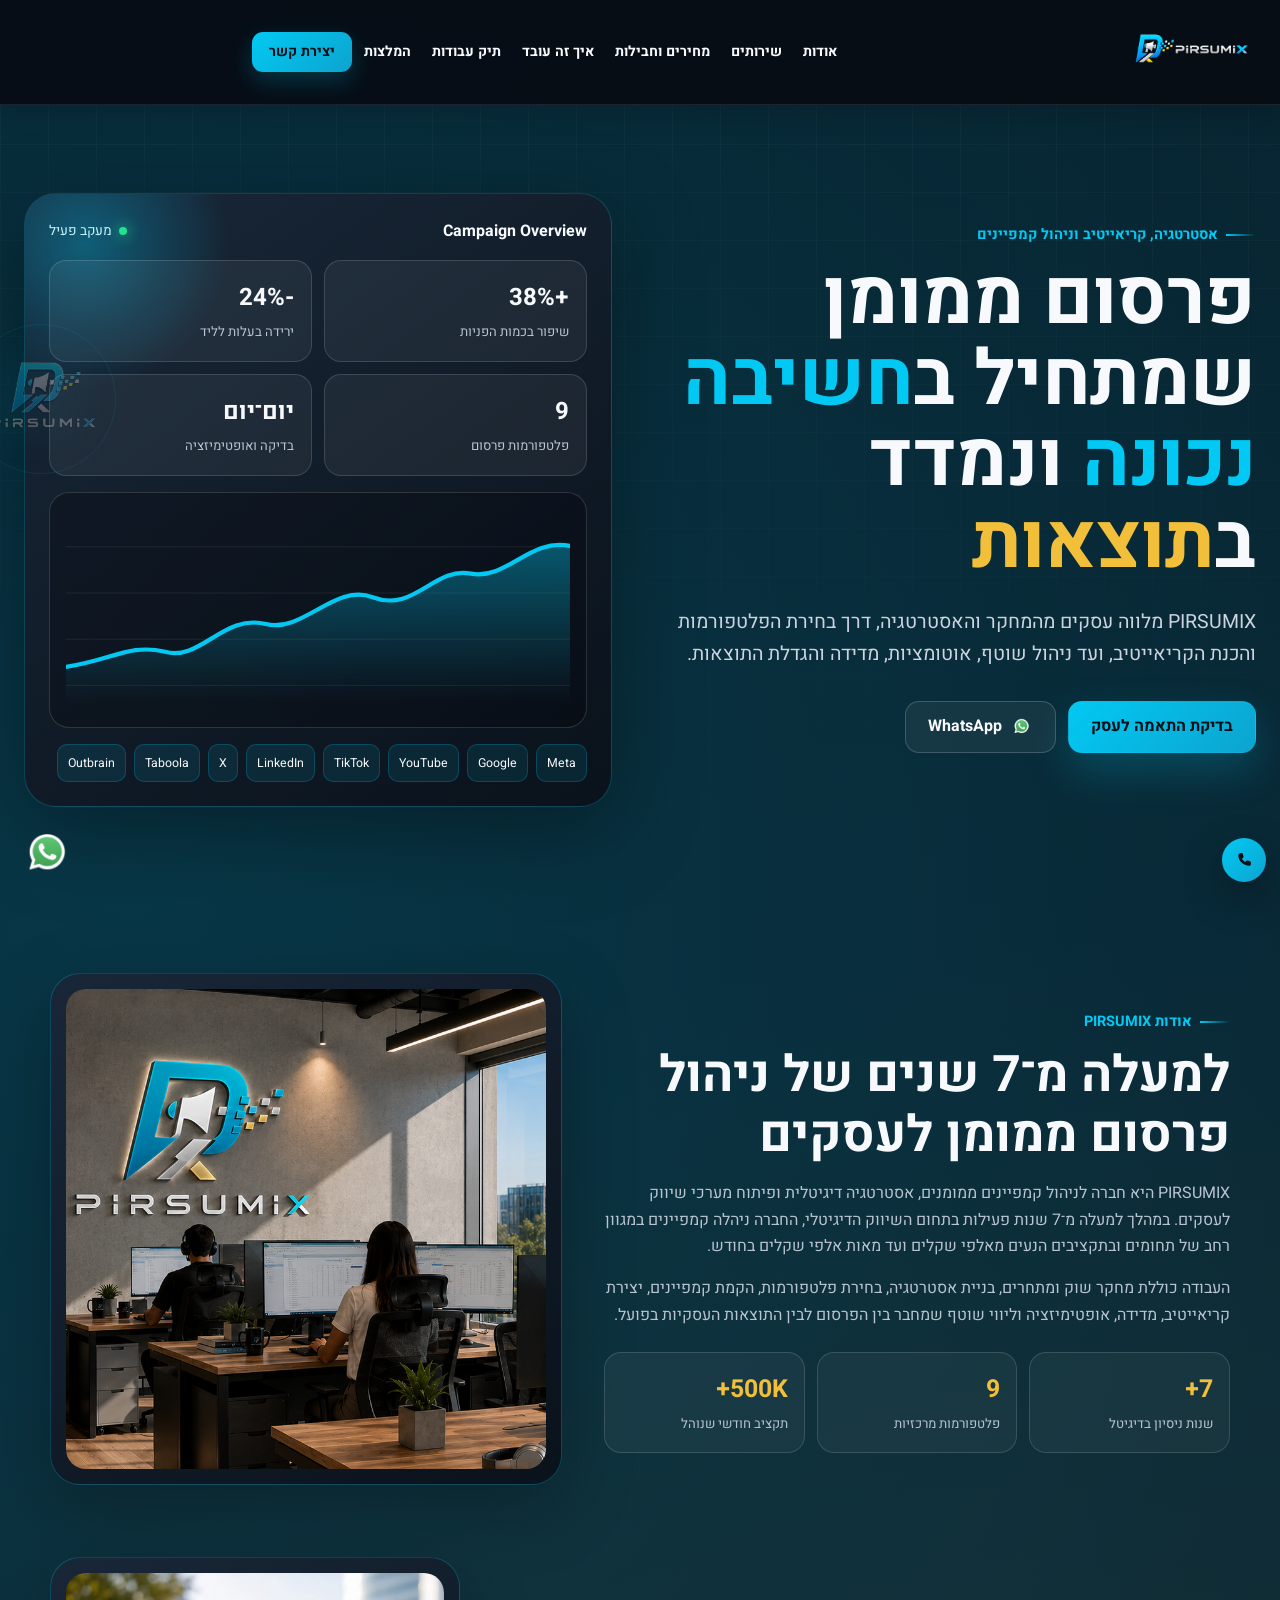
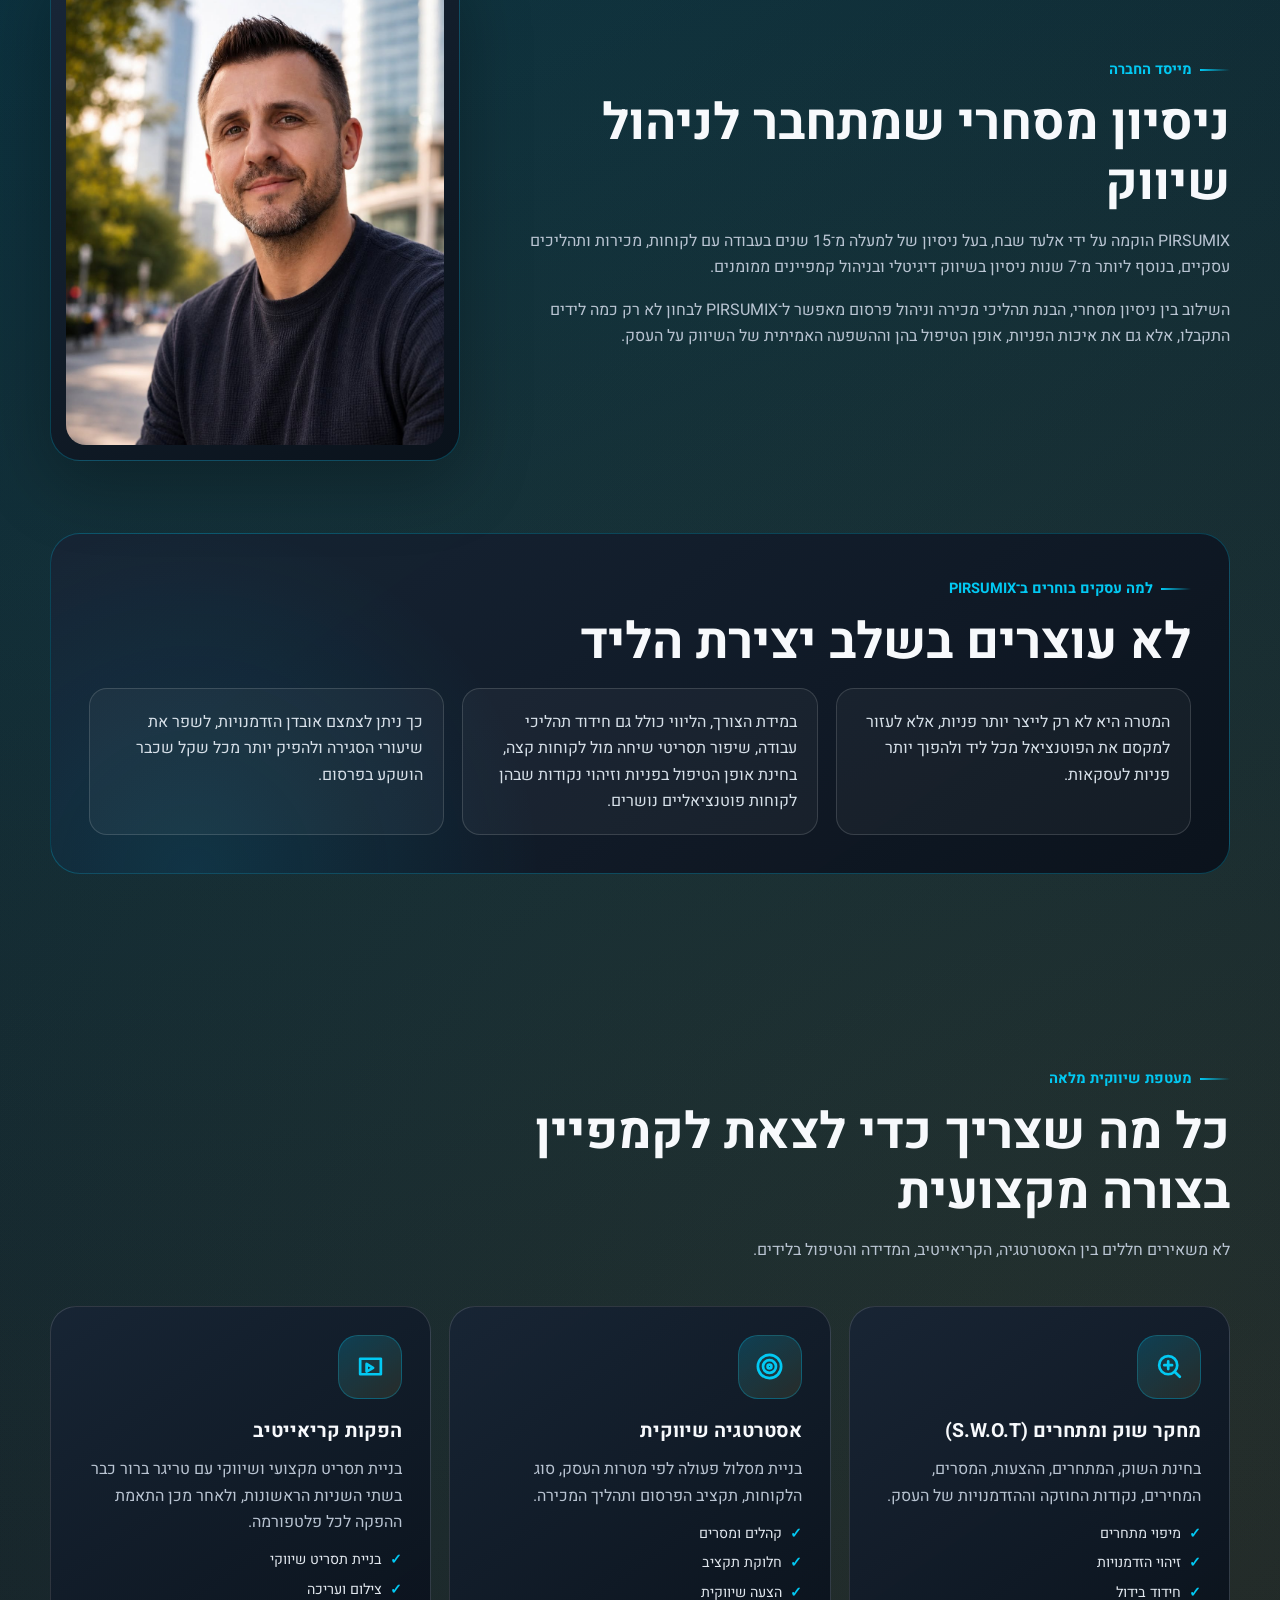
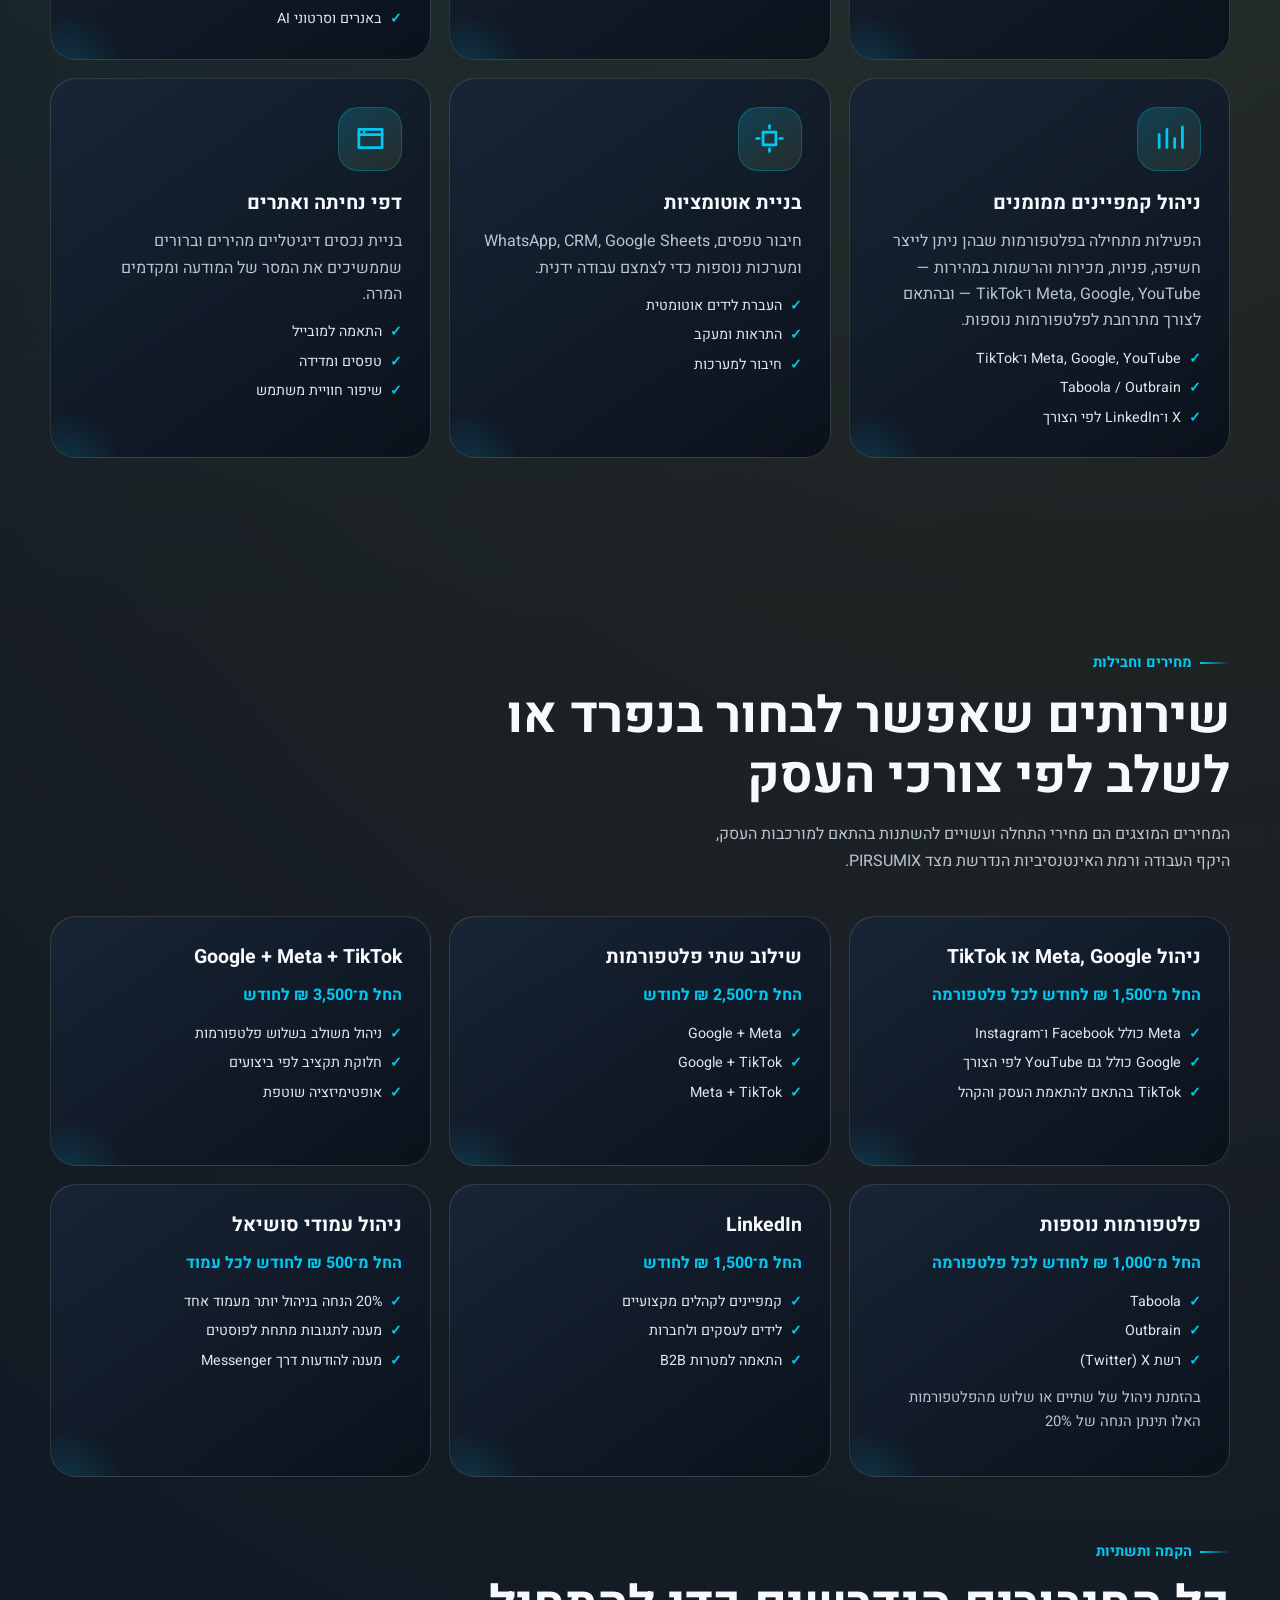
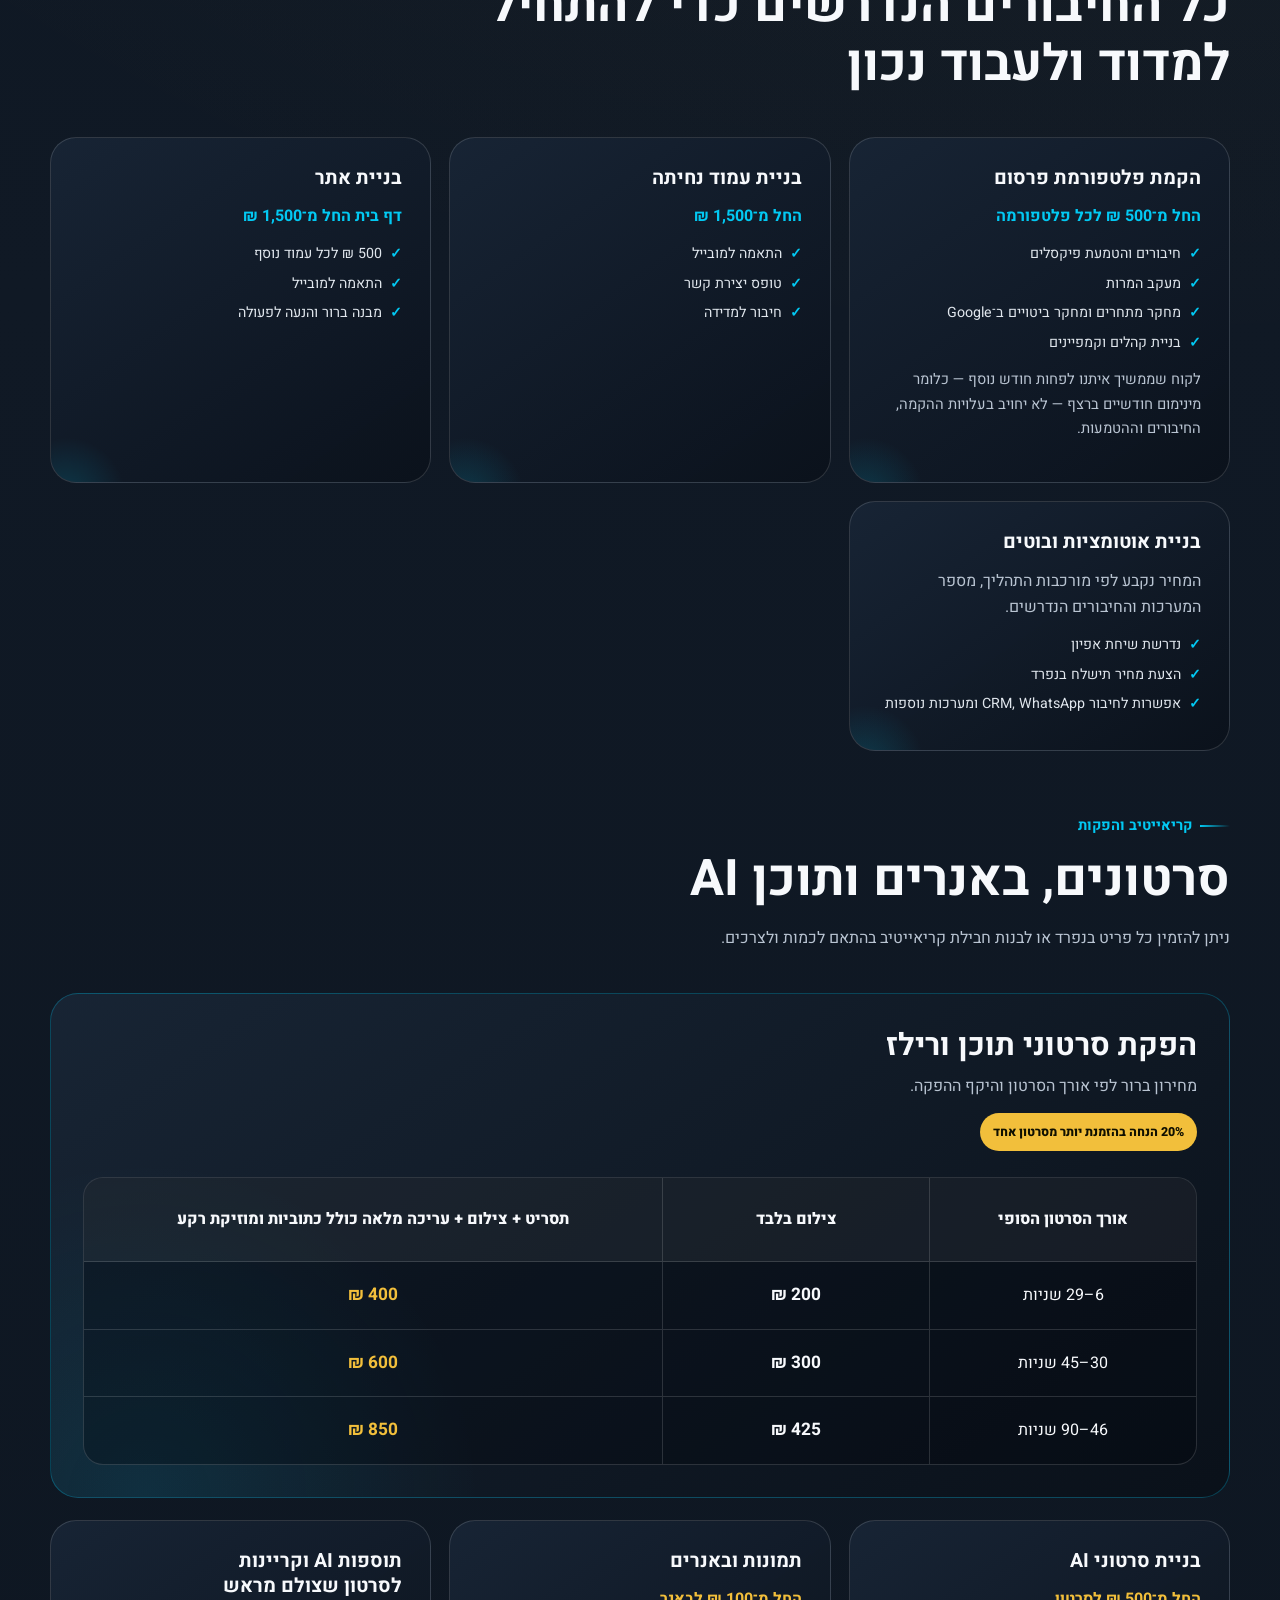
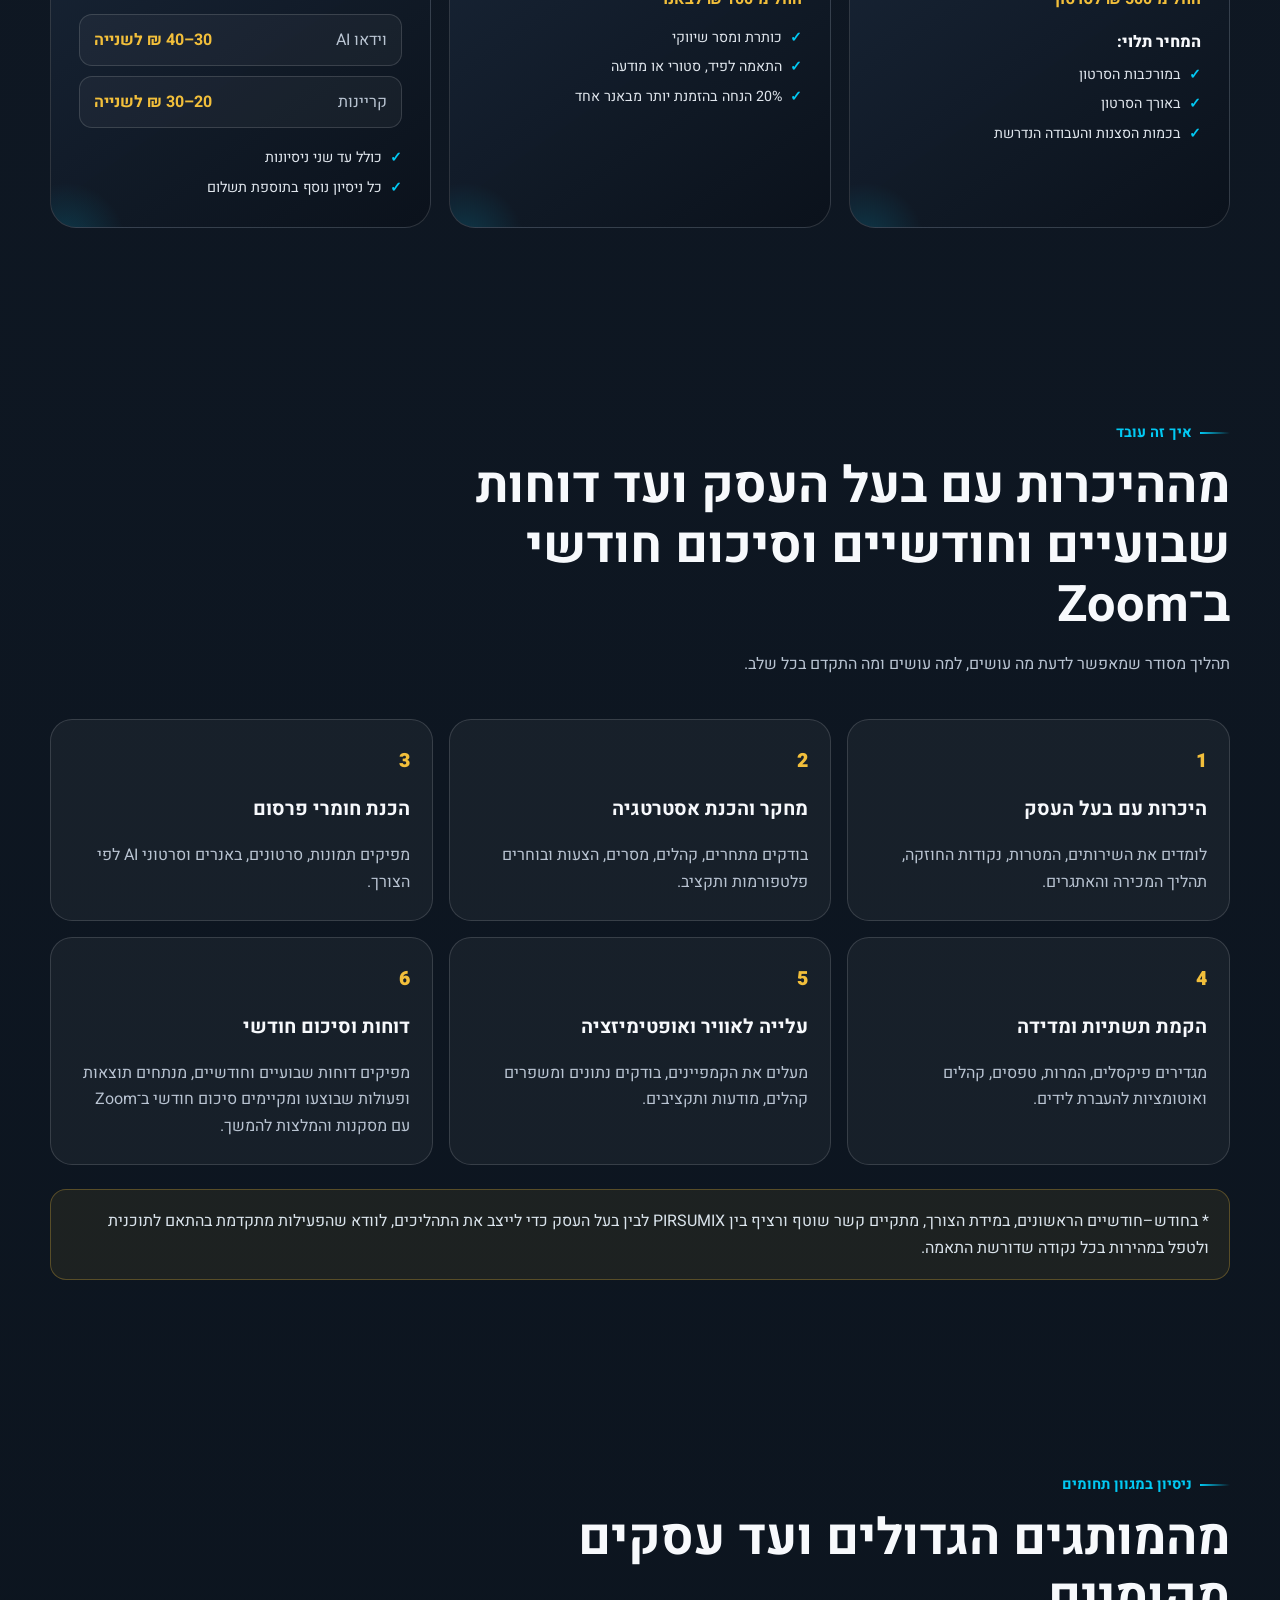
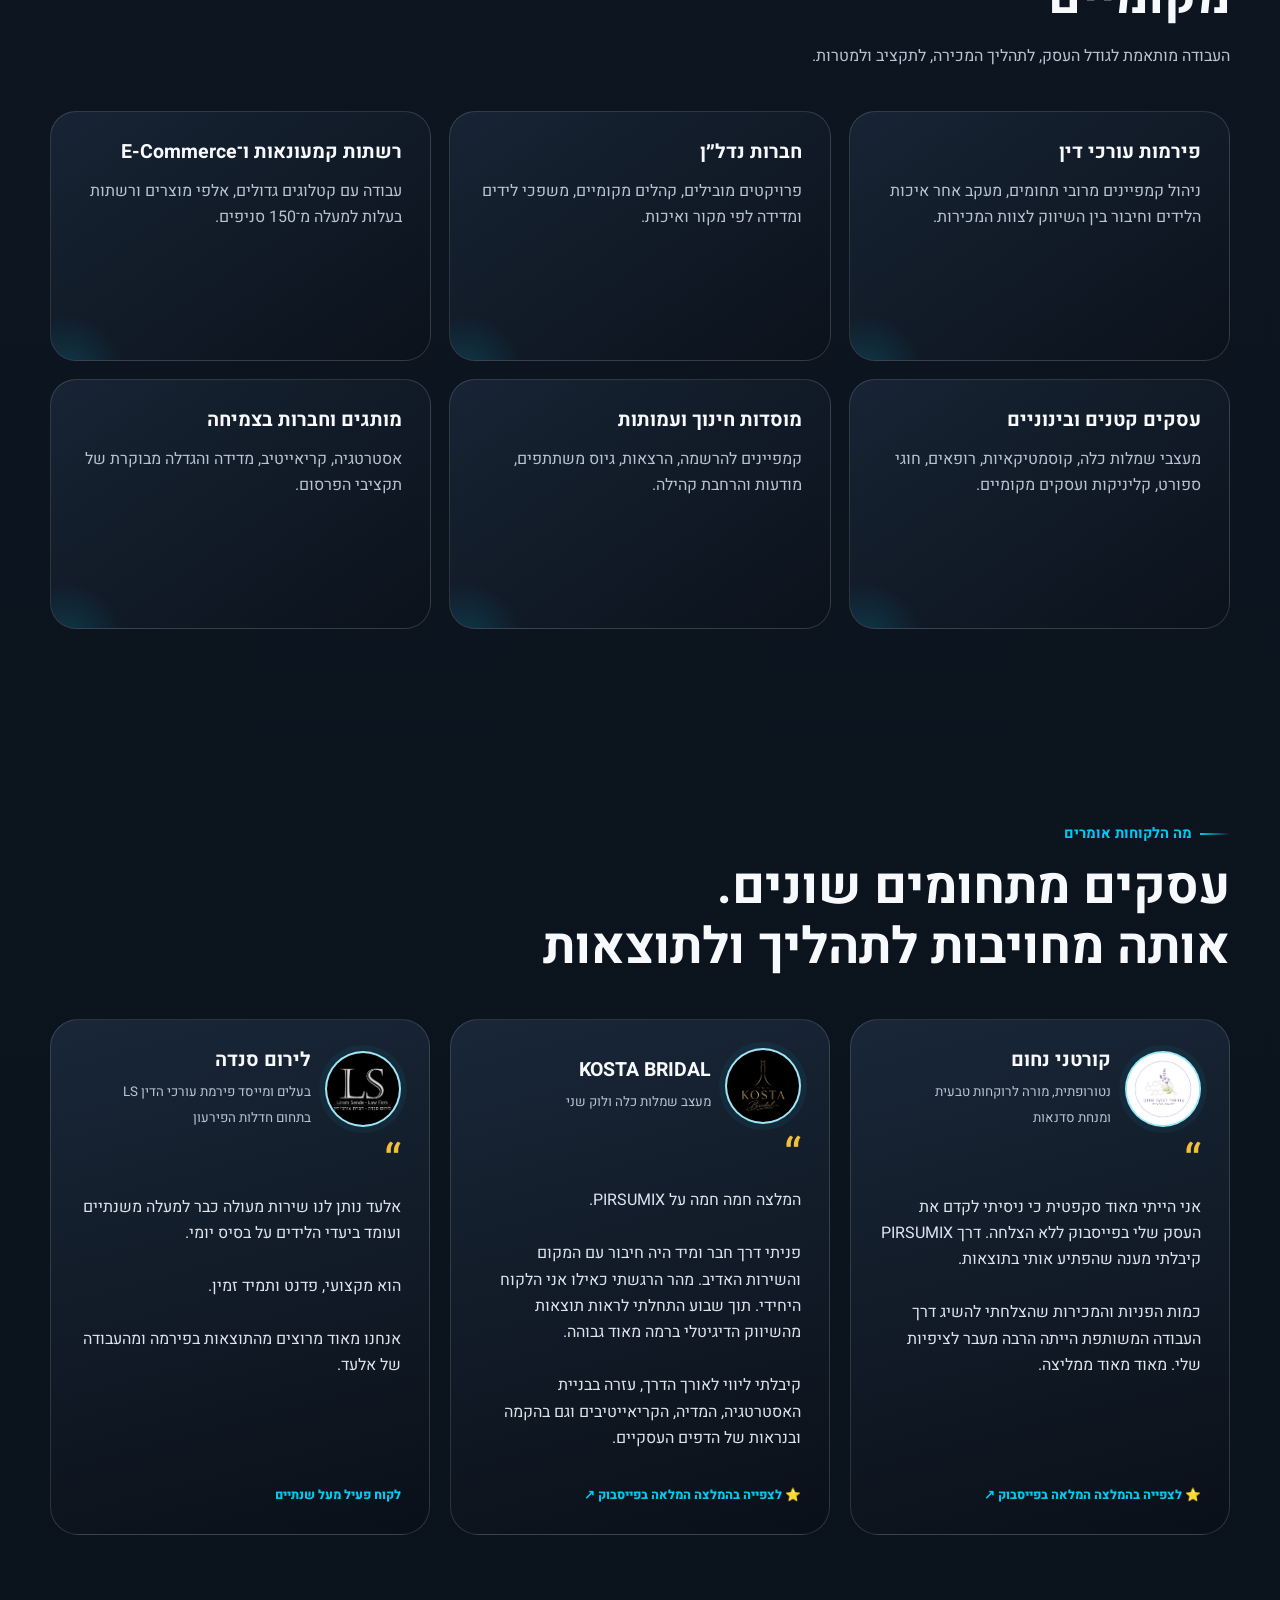
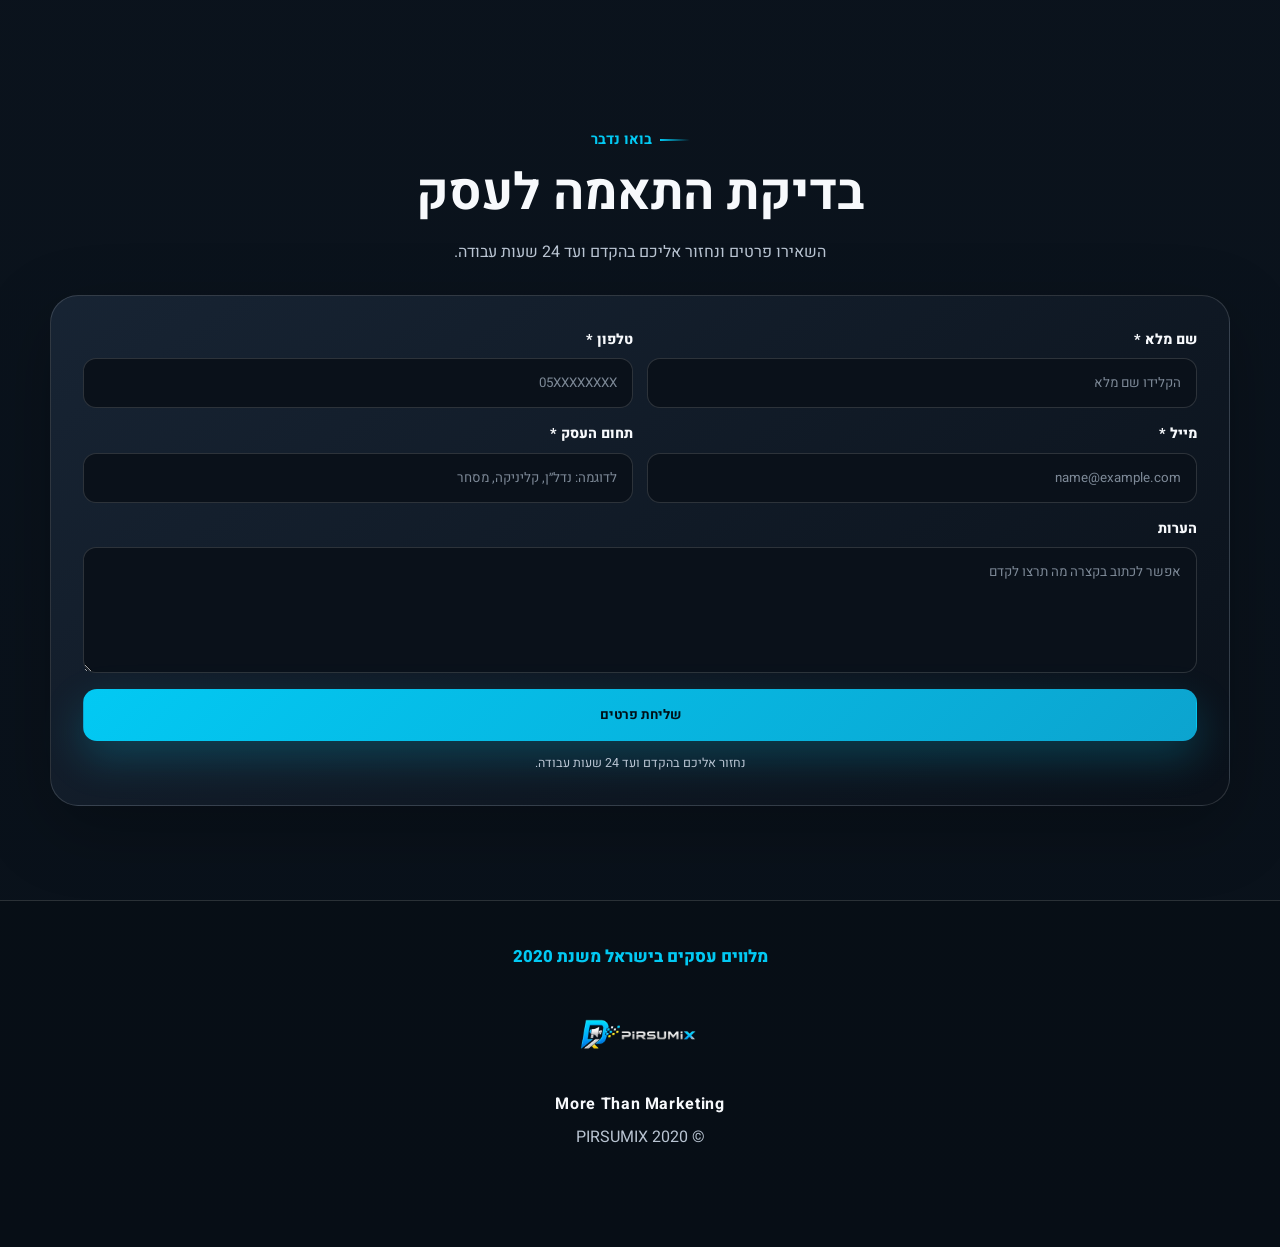
<file: index.html>
<!doctype html>
<html lang="he" dir="rtl">
<head>
<meta charset="utf-8">
<title>PIRSUMIX | פרסום ממומן ואסטרטגיה דיגיטלית</title>
<meta name="description" content="מעל 7 שנות ניסיון בניהול קמפיינים ממומנים, אסטרטגיה דיגיטלית, אוטומציות, דפי נחיתה ומשפכים שיווקיים.">
<meta name="viewport" content="width=device-width, initial-scale=1, maximum-scale=1, user-scalable=no, viewport-fit=cover">
<meta name="theme-color" content="#0b1119">
<meta property="og:type" content="website">
<meta property="og:title" content="PIRSUMIX | פרסום ממומן ואסטרטגיה דיגיטלית">
<meta property="og:description" content="מעל 7 שנות ניסיון בניהול קמפיינים ממומנים, אסטרטגיה דיגיטלית, אוטומציות ודפי נחיתה.">
<meta property="og:url" content="https://pirsumix.github.io/website/">
<meta property="og:image" content="https://pirsumix.github.io/website/LOGO%20ORIGINAL%20(1).png">
<meta property="og:image:width" content="1200">
<meta property="og:image:height" content="630">
<meta name="twitter:card" content="summary_large_image">
<meta name="twitter:title" content="PIRSUMIX | פרסום ממומן ואסטרטגיה דיגיטלית">
<meta name="twitter:description" content="מעל 7 שנות ניסיון בניהול קמפיינים ממומנים.">
<meta name="twitter:image" content="https://pirsumix.github.io/website/LOGO%20ORIGINAL%20(1).png">
<link rel="icon" type="image/png" href="LOGO ORIGINAL (1).png">
<link rel="apple-touch-icon" href="LOGO ORIGINAL (1).png">
<link href="https://fonts.googleapis.com/css2?family=Heebo:wght@300;400;500;600;700;800;900&display=swap" rel="stylesheet">
<link rel="stylesheet" href="style.css?v=20260805-1931">
</head>
<body>

<header class="site-header">
  <div class="container header-row">
    <a class="brand" href="#top" aria-label="PIRSUMIX - ראש הדף">
      <img src="LOGO_PIRSUMIX_LONG_PNG.png" alt="PIRSUMIX">
      <span class="brand-tagline">More Than Marketing</span>
    </a>

    <nav class="desktop-nav" aria-label="תפריט ראשי">
      <a href="#about">אודות</a>
      <a href="#services">שירותים</a>
      <a href="#pricing">מחירים וחבילות</a>
      <a href="#how">איך זה עובד</a>
      <a href="#portfolio">תיק עבודות</a>
      <a href="#clients">המלצות</a>
      <a class="header-cta" href="#contact">יצירת קשר</a>
    </nav>
  </div>

  <nav class="mobile-chips" aria-label="תפריט מובייל">
    <a href="#top">ראשי</a>
    <a href="#about">אודות</a>
    <a href="#services">שירותים</a>
    <a href="#pricing">מחירים וחבילות</a>
    <a href="#how">איך זה עובד</a>
    <a href="#portfolio">תיק עבודות</a>
    <a href="#clients">המלצות</a>
    <a href="#contact">יצירת קשר</a>
  </nav>
</header>

<div class="scroll-mascot" id="mascot" aria-hidden="true">
  <img src="LOGO_PIRSUMIX_BIG_PNG.png" alt="">
</div>

<main id="top">
<section class="hero nav-section" data-nav="top">
  <div class="container hero-grid">
    <div class="hero-copy">
      <div class="eyebrow">אסטרטגיה, קריאייטיב וניהול קמפיינים</div>
      <h1>פרסום ממומן שמתחיל ב<span class="accent">חשיבה נכונה</span> ו<span class="measured-word">נמדד</span> ב<span class="gold">תוצאות</span></h1>
      <p>PIRSUMIX מלווה עסקים מהמחקר והאסטרטגיה, דרך בחירת הפלטפורמות והכנת הקריאייטיב, ועד ניהול שוטף, אוטומציות, מדידה והגדלת התוצאות.</p>

      <div class="hero-actions">
        <a class="btn btn-primary" href="#contact">בדיקת התאמה לעסק</a>
        <a class="btn btn-secondary" href="https://api.whatsapp.com/send/?phone=972526604747&text=%D7%94%D7%99%D7%99+%D7%90%D7%9C%D7%A2%D7%93%2C+%D7%94%D7%92%D7%A2%D7%AA%D7%99+%D7%9E%D7%94%D7%90%D7%AA%D7%A8+%D7%A9%D7%9C+PIRSUMIX&type=phone_number&app_absent=0" target="_blank" rel="noopener noreferrer">
          <img src="whatsapp.png" alt="" class="wa-icon">
          <span>WhatsApp</span>
        </a>
      </div>
    </div>

    <div class="hero-visual">
      <div class="dashboard">
        <div class="dash-top"><strong>Campaign Overview</strong><span class="live">מעקב פעיל</span></div>
        <div class="metric-grid">
          <div class="metric"><strong>+38%</strong><span>שיפור בכמות הפניות</span></div>
          <div class="metric"><strong>-24%</strong><span>ירידה בעלות לליד</span></div>
          <div class="metric"><strong>9</strong><span>פלטפורמות פרסום</span></div>
          <div class="metric"><strong>יום־יום</strong><span>בדיקה ואופטימיזציה</span></div>
        </div>
        <div class="chart">
          <svg viewBox="0 0 600 230" preserveAspectRatio="none" aria-hidden="true">
            <defs><linearGradient id="area" x1="0" x2="0" y1="0" y2="1"><stop offset="0%" stop-color="#02c9f3" stop-opacity=".38"/><stop offset="100%" stop-color="#02c9f3" stop-opacity="0"/></linearGradient></defs>
            <g stroke="rgba(255,255,255,.09)"><line x1="0" y1="45" x2="600" y2="45"/><line x1="0" y1="100" x2="600" y2="100"/><line x1="0" y1="155" x2="600" y2="155"/><line x1="0" y1="210" x2="600" y2="210"/></g>
            <path d="M0,188 C55,180 75,160 118,170 C160,182 188,124 238,137 C282,148 320,88 365,105 C415,124 438,68 482,77 C525,85 552,34 600,44 L600,230 L0,230 Z" fill="url(#area)"/>
            <path d="M0,188 C55,180 75,160 118,170 C160,182 188,124 238,137 C282,148 320,88 365,105 C415,124 438,68 482,77 C525,85 552,34 600,44" fill="none" stroke="#02c9f3" stroke-width="5" stroke-linecap="round"/>
          </svg>
        </div>
        <div class="platform-row">
          <span>Meta</span><span>Google</span><span>YouTube</span><span>TikTok</span><span>LinkedIn</span><span>X</span><span>Taboola</span><span>Outbrain</span>
        </div>
      </div>
    </div>
  </div>
</section>

<section class="section nav-section" id="about" data-nav="about">
  <div class="container about-grid">
    <div class="about-media">
      <img src="משרד PIRSUMIX_1-1.png" alt="משרד PIRSUMIX">
    </div>

    <div class="about-copy">
      <div class="eyebrow">אודות PIRSUMIX</div>
      <h2>למעלה מ־7 שנים של ניהול פרסום ממומן לעסקים</h2>
      <p class="muted">PIRSUMIX היא חברה לניהול קמפיינים ממומנים, אסטרטגיה דיגיטלית ופיתוח מערכי שיווק לעסקים. במהלך למעלה מ־7 שנות פעילות בתחום השיווק הדיגיטלי, החברה ניהלה קמפיינים במגוון רחב של תחומים ובתקציבים הנעים מאלפי שקלים ועד מאות אלפי שקלים בחודש.</p>
      <p class="muted">העבודה כוללת מחקר שוק ומתחרים, בניית אסטרטגיה, בחירת פלטפורמות, הקמת קמפיינים, יצירת קריאייטיב, מדידה, אופטימיזציה וליווי שוטף שמחבר בין הפרסום לבין התוצאות העסקיות בפועל.</p>
      <div class="about-stats">
        <div class="stat"><strong>7+</strong><span>שנות ניסיון בדיגיטל</span></div>
        <div class="stat"><strong>9</strong><span>פלטפורמות מרכזיות</span></div>
        <div class="stat"><strong>500K+</strong><span>תקציב חודשי שנוהל</span></div>
      </div>
    </div>
  </div>

  <div class="container founder-grid">
    <div class="founder-photo">
      <img src="אלעד שבח_PIRSUMIX.jpg" alt="אלעד שבח, מייסד PIRSUMIX">
    </div>
    <div class="founder-copy">
      <div class="eyebrow">מייסד החברה</div>
      <h2>ניסיון מסחרי שמתחבר לניהול שיווק</h2>
      <p class="muted">PIRSUMIX הוקמה על ידי אלעד שבח, בעל ניסיון של למעלה מ־15 שנים בעבודה עם לקוחות, מכירות ותהליכים עסקיים, בנוסף ליותר מ־7 שנות ניסיון בשיווק דיגיטלי ובניהול קמפיינים ממומנים.</p>
      <p class="muted">השילוב בין ניסיון מסחרי, הבנת תהליכי מכירה וניהול פרסום מאפשר ל־PIRSUMIX לבחון לא רק כמה לידים התקבלו, אלא גם את איכות הפניות, אופן הטיפול בהן וההשפעה האמיתית של השיווק על העסק.</p>
    </div>
  </div>

  <div class="container value-panel">
    <div class="eyebrow">למה עסקים בוחרים ב־PIRSUMIX</div>
    <h2>לא עוצרים בשלב יצירת הליד</h2>
    <div class="value-grid">
      <p>המטרה היא לא רק לייצר יותר פניות, אלא לעזור למקסם את הפוטנציאל מכל ליד ולהפוך יותר פניות לעסקאות.</p>
      <p>במידת הצורך, הליווי כולל גם חידוד תהליכי עבודה, שיפור תסריטי שיחה מול לקוחות קצה, בחינת אופן הטיפול בפניות וזיהוי נקודות שבהן לקוחות פוטנציאליים נושרים.</p>
      <p>כך ניתן לצמצם אובדן הזדמנויות, לשפר את שיעורי הסגירה ולהפיק יותר מכל שקל שכבר הושקע בפרסום.</p>
    </div>
  </div>
</section>

<section class="section nav-section" id="services" data-nav="services">
  <div class="container">
    <div class="section-head">
      <div class="eyebrow">מעטפת שיווקית מלאה</div>
      <h2>כל מה שצריך כדי לצאת לקמפיין בצורה מקצועית</h2>
      <p class="muted">לא משאירים חללים בין האסטרטגיה, הקריאייטיב, המדידה והטיפול בלידים.</p>
    </div>

    <div class="cards">
      <article class="card">
        <div class="icon"><svg viewBox="0 0 24 24"><circle cx="11" cy="11" r="7"/><path d="m20 20-4-4"/><path d="M8 11h6M11 8v6"/></svg></div>
        <h3>מחקר שוק ומתחרים (S.W.O.T)</h3>
        <p>בחינת השוק, המתחרים, ההצעות, המסרים, המחירים, נקודות החוזקה וההזדמנויות של העסק.</p>
        <div class="mini-list"><span>מיפוי מתחרים</span><span>זיהוי הזדמנויות</span><span>חידוד בידול</span></div>
      </article>

      <article class="card">
        <div class="icon"><svg viewBox="0 0 24 24"><circle cx="12" cy="12" r="9"/><circle cx="12" cy="12" r="5"/><circle cx="12" cy="12" r="1.5"/></svg></div>
        <h3>אסטרטגיה שיווקית</h3>
        <p>בניית מסלול פעולה לפי מטרות העסק, סוג הלקוחות, תקציב הפרסום ותהליך המכירה.</p>
        <div class="mini-list"><span>קהלים ומסרים</span><span>חלוקת תקציב</span><span>הצעה שיווקית</span></div>
      </article>

      <article class="card">
        <div class="icon"><svg viewBox="0 0 24 24"><path d="M4 6h16v12H4z"/><path d="m9 10 5 3-5 3z"/></svg></div>
        <h3>הפקות קריאייטיב</h3>
        <p>בניית תסריט מקצועי ושיווקי עם טריגר ברור כבר בשתי השניות הראשונות, ולאחר מכן התאמת ההפקה לכל פלטפורמה.</p>
        <div class="mini-list"><span>בניית תסריט שיווקי</span><span>צילום ועריכה</span><span>באנרים וסרטוני AI</span></div>
      </article>

      <article class="card">
        <div class="icon"><svg viewBox="0 0 24 24"><path d="M4 19V9"/><path d="M10 19V5"/><path d="M16 19v-7"/><path d="M22 19V3"/></svg></div>
        <h3>ניהול קמפיינים ממומנים</h3>
        <p>הפעילות מתחילה בפלטפורמות שבהן ניתן לייצר חשיפה, פניות, מכירות והרשמות במהירות — Meta, Google, YouTube ו־TikTok — ובהתאם לצורך מתרחבת לפלטפורמות נוספות.</p>
        <div class="mini-list"><span>Meta, Google, YouTube ו־TikTok</span><span>Taboola / Outbrain</span><span>X ו־LinkedIn לפי הצורך</span></div>
      </article>

      <article class="card">
        <div class="icon"><svg viewBox="0 0 24 24"><path d="M7 7h10v10H7z"/><path d="M4 12H2M22 12h-2M12 4V2M12 22v-2"/></svg></div>
        <h3>בניית אוטומציות</h3>
        <p>חיבור טפסים, WhatsApp, CRM, Google Sheets ומערכות נוספות כדי לצמצם עבודה ידנית.</p>
        <div class="mini-list"><span>העברת לידים אוטומטית</span><span>התראות ומעקב</span><span>חיבור למערכות</span></div>
      </article>

      <article class="card">
        <div class="icon"><svg viewBox="0 0 24 24"><path d="M3 5h18v14H3z"/><path d="M3 9h18"/><path d="M7 7h.01"/></svg></div>
        <h3>דפי נחיתה ואתרים</h3>
        <p>בניית נכסים דיגיטליים מהירים וברורים שממשיכים את המסר של המודעה ומקדמים המרה.</p>
        <div class="mini-list"><span>התאמה למובייל</span><span>טפסים ומדידה</span><span>שיפור חוויית משתמש</span></div>
      </article>
    </div>
  </div>
</section>

<section class="section nav-section" id="pricing" data-nav="pricing">
  <div class="container">
    <div class="section-head">
      <div class="eyebrow">מחירים וחבילות</div>
      <h2>שירותים שאפשר לבחור בנפרד או לשלב לפי צורכי העסק</h2>
      <p class="muted desktop-two-lines">המחירים המוצגים הם מחירי התחלה ועשויים להשתנות בהתאם למורכבות העסק,<br>היקף העבודה ורמת האינטנסיביות הנדרשת מצד PIRSUMIX.</p>
    </div>

    <div class="cards pricing-cards campaign-pricing">
      <article class="card"><h3>ניהול Meta, Google או TikTok</h3><p><strong>החל מ־1,500 ₪ לחודש לכל פלטפורמה</strong></p><div class="mini-list"><span>Meta כולל Facebook ו־Instagram</span><span>Google כולל גם YouTube לפי הצורך</span><span>TikTok בהתאם להתאמת העסק והקהל</span></div></article>
      <article class="card"><h3>שילוב שתי פלטפורמות</h3><p><strong>החל מ־2,500 ₪ לחודש</strong></p><div class="mini-list"><span>Google + Meta</span><span>Google + TikTok</span><span>Meta + TikTok</span></div></article>
      <article class="card"><h3>Google + Meta + TikTok</h3><p><strong>החל מ־3,500 ₪ לחודש</strong></p><div class="mini-list"><span>ניהול משולב בשלוש פלטפורמות</span><span>חלוקת תקציב לפי ביצועים</span><span>אופטימיזציה שוטפת</span></div></article>
      <article class="card"><h3>פלטפורמות נוספות</h3><p><strong>החל מ־1,000 ₪ לחודש לכל פלטפורמה</strong></p><div class="mini-list"><span>Taboola</span><span>Outbrain</span><span>רשת X ‏(Twitter)</span></div><p class="card-note">בהזמנת ניהול של שתיים או שלוש מהפלטפורמות האלו תינתן הנחה של 20%</p></article>
      <article class="card"><h3>LinkedIn</h3><p><strong>החל מ־1,500 ₪ לחודש</strong></p><div class="mini-list"><span>קמפיינים לקהלים מקצועיים</span><span>לידים לעסקים ולחברות</span><span>התאמה למטרות B2B</span></div></article>
      <article class="card"><h3>ניהול עמודי סושיאל</h3><p><strong>החל מ־500 ₪ לחודש לכל עמוד</strong></p><div class="mini-list"><span>20% הנחה בניהול יותר מעמוד אחד</span><span>מענה לתגובות מתחת לפוסטים</span><span>מענה להודעות דרך Messenger</span></div></article>
    </div>

    <div class="section-head pricing-subhead">
      <div class="eyebrow">הקמה ותשתיות</div>
      <h2>כל החיבורים הנדרשים כדי להתחיל למדוד ולעבוד נכון</h2>
    </div>

    <div class="cards pricing-cards setup-pricing">
      <article class="card">
        <h3>הקמת פלטפורמת פרסום</h3>
        <p><strong>החל מ־500 ₪ לכל פלטפורמה</strong></p>
        <div class="mini-list"><span>חיבורים והטמעת פיקסלים</span><span>מעקב המרות</span><span>מחקר מתחרים ומחקר ביטויים ב־Google</span><span>בניית קהלים וקמפיינים</span></div>
        <p class="card-note">לקוח שממשיך איתנו לפחות חודש נוסף — כלומר מינימום חודשיים ברצף — לא יחויב בעלויות ההקמה, החיבורים וההטמעות.</p>
      </article>
      <article class="card"><h3>בניית עמוד נחיתה</h3><p><strong>החל מ־1,500 ₪</strong></p><div class="mini-list"><span>התאמה למובייל</span><span>טופס יצירת קשר</span><span>חיבור למדידה</span></div></article>
      <article class="card"><h3>בניית אתר</h3><p><strong>דף בית החל מ־1,500 ₪</strong></p><div class="mini-list"><span>500 ₪ לכל עמוד נוסף</span><span>התאמה למובייל</span><span>מבנה ברור והנעה לפעולה</span></div></article>
      <article class="card"><h3>בניית אוטומציות ובוטים</h3><p>המחיר נקבע לפי מורכבות התהליך, מספר המערכות והחיבורים הנדרשים.</p><div class="mini-list"><span>נדרשת שיחת אפיון</span><span>הצעת מחיר תישלח בנפרד</span><span>אפשרות לחיבור CRM, WhatsApp ומערכות נוספות</span></div></article>
    </div>

    <div class="section-head pricing-subhead">
      <div class="eyebrow">קריאייטיב והפקות</div>
      <h2>סרטונים, באנרים ותוכן AI</h2>
      <p class="muted">ניתן להזמין כל פריט בנפרד או לבנות חבילת קריאייטיב בהתאם לכמות ולצרכים.</p>
    </div>

    <article class="video-pricing-card">
      <div class="video-pricing-head">
        <div>
          <h3>הפקת סרטוני תוכן ורילז</h3>
          <p>מחירון ברור לפי אורך הסרטון והיקף ההפקה.</p>
          <span class="pricing-badge">20% הנחה בהזמנת יותר מסרטון אחד</span>
        </div>
      </div>

      <div class="video-pricing-grid">
        <div class="video-price-row video-price-header">
          <div>אורך הסרטון הסופי</div>
          <div>צילום בלבד</div>
          <div>תסריט + צילום + עריכה מלאה כולל כתוביות ומוזיקת רקע</div>
        </div>
        <div class="video-price-row">
          <div data-label="אורך הסרטון">6–29 שניות</div>
          <div data-label="צילום בלבד"><strong>200 ₪</strong></div>
          <div data-label="הפקה מלאה"><strong>400 ₪</strong></div>
        </div>
        <div class="video-price-row">
          <div data-label="אורך הסרטון">30–45 שניות</div>
          <div data-label="צילום בלבד"><strong>300 ₪</strong></div>
          <div data-label="הפקה מלאה"><strong>600 ₪</strong></div>
        </div>
        <div class="video-price-row">
          <div data-label="אורך הסרטון">46–90 שניות</div>
          <div data-label="צילום בלבד"><strong>425 ₪</strong></div>
          <div data-label="הפקה מלאה"><strong>850 ₪</strong></div>
        </div>
      </div>
    </article>

    <div class="cards creative-pricing-cards">
      <article class="card">
        <h3>בניית סרטוני AI</h3>
        <p><strong>החל מ־500 ₪ לסרטון</strong></p>
        <p class="sub-label">המחיר תלוי:</p>
        <div class="mini-list"><span>במורכבות הסרטון</span><span>באורך הסרטון</span><span>בכמות הסצנות והעבודה הנדרשת</span></div>
      </article>

      <article class="card">
        <h3>תמונות ובאנרים</h3>
        <p><strong>החל מ־100 ₪ לבאנר</strong></p>
        <div class="mini-list"><span>כותרת ומסר שיווקי</span><span>התאמה לפיד, סטורי או מודעה</span><span>20% הנחה בהזמנת יותר מבאנר אחד</span></div>
      </article>

      <article class="card">
        <h3>תוספות AI וקריינות<br>לסרטון שצולם מראש</h3>
        <div class="price-lines">
          <p><span>וידאו AI</span><strong>30–40 ₪ לשנייה</strong></p>
          <p><span>קריינות</span><strong>20–30 ₪ לשנייה</strong></p>
        </div>
        <div class="mini-list"><span>כולל עד שני ניסיונות</span><span>כל ניסיון נוסף בתוספת תשלום</span></div>
      </article>
    </div>
  </div>
</section>

<section class="section nav-section" id="how" data-nav="how">
  <div class="container">
    <div class="section-head">
      <div class="eyebrow">איך זה עובד</div>
      <h2>מההיכרות עם בעל העסק ועד דוחות שבועיים וחודשיים וסיכום חודשי ב־Zoom</h2>
      <p class="muted">תהליך מסודר שמאפשר לדעת מה עושים, למה עושים ומה התקדם בכל שלב.</p>
    </div>

    <div class="process">
      <article class="step"><h3>היכרות עם בעל העסק</h3><p>לומדים את השירותים, המטרות, נקודות החוזקה, תהליך המכירה והאתגרים.</p></article>
      <article class="step"><h3>מחקר והכנת אסטרטגיה</h3><p>בודקים מתחרים, קהלים, מסרים, הצעות ובוחרים פלטפורמות ותקציב.</p></article>
      <article class="step"><h3>הכנת חומרי פרסום</h3><p>מפיקים תמונות, סרטונים, באנרים וסרטוני AI לפי הצורך.</p></article>
      <article class="step"><h3>הקמת תשתיות ומדידה</h3><p>מגדירים פיקסלים, המרות, טפסים, קהלים ואוטומציות להעברת לידים.</p></article>
      <article class="step"><h3>עלייה לאוויר ואופטימיזציה</h3><p>מעלים את הקמפיינים, בודקים נתונים ומשפרים קהלים, מודעות ותקציבים.</p></article>
      <article class="step"><h3>דוחות וסיכום חודשי</h3><p>מפיקים דוחות שבועיים וחודשיים, מנתחים תוצאות ופעולות שבוצעו ומקיימים סיכום חודשי ב־Zoom עם מסקנות והמלצות להמשך.</p></article>
    </div>

    <p class="process-note">* בחודש–חודשיים הראשונים, במידת הצורך, מתקיים קשר שוטף ורציף בין PIRSUMIX לבין בעל העסק כדי לייצב את התהליכים, לוודא שהפעילות מתקדמת בהתאם לתוכנית ולטפל במהירות בכל נקודה שדורשת התאמה.</p>
  </div>
</section>

<section class="section nav-section" id="portfolio" data-nav="portfolio">
  <div class="container">
    <div class="section-head"><div class="eyebrow">ניסיון במגוון תחומים</div><h2>מהמותגים הגדולים ועד עסקים מקומיים</h2><p class="muted">העבודה מותאמת לגודל העסק, לתהליך המכירה, לתקציב ולמטרות.</p></div>
    <div class="cards">
      <article class="card"><h3>פירמות עורכי דין</h3><p>ניהול קמפיינים מרובי תחומים, מעקב אחר איכות הלידים וחיבור בין השיווק לצוות המכירות.</p></article>
      <article class="card"><h3>חברות נדל״ן</h3><p>פרויקטים מובילים, קהלים מקומיים, משפכי לידים ומדידה לפי מקור ואיכות.</p></article>
      <article class="card"><h3>רשתות קמעונאות ו־E-Commerce</h3><p>עבודה עם קטלוגים גדולים, אלפי מוצרים ורשתות בעלות למעלה מ־150 סניפים.</p></article>
      <article class="card"><h3>עסקים קטנים ובינוניים</h3><p>מעצבי שמלות כלה, קוסמטיקאיות, רופאים, חוגי ספורט, קליניקות ועסקים מקומיים.</p></article>
      <article class="card"><h3>מוסדות חינוך ועמותות</h3><p>קמפיינים להרשמה, הרצאות, גיוס משתתפים, מודעות והרחבת קהילה.</p></article>
      <article class="card"><h3>מותגים וחברות בצמיחה</h3><p>אסטרטגיה, קריאייטיב, מדידה והגדלה מבוקרת של תקציבי הפרסום.</p></article>
    </div>
  </div>
</section>

<section class="section nav-section" id="clients" data-nav="clients">
  <div class="container">
    <div class="section-head">
      <div class="eyebrow">מה הלקוחות אומרים</div>
      <h2>עסקים מתחומים שונים.<br>אותה מחויבות לתהליך ולתוצאות</h2>
    </div>

    <div class="testimonials">
      <article class="testimonial">
        <div class="client-head"><img class="client-logo" src="LOGO_KORTNY.jpg" alt="קורטני נחום"><div><h3>קורטני נחום</h3><small>נטורופתית, מורה לרוקחות טבעית<br>ומנחת סדנאות</small></div></div>
        <p class="quote">אני הייתי מאוד סקפטית כי ניסיתי לקדם את העסק שלי בפייסבוק ללא הצלחה. דרך PIRSUMIX קיבלתי מענה שהפתיע אותי בתוצאות.

כמות הפניות והמכירות שהצלחתי להשיג דרך העבודה המשותפת הייתה הרבה מעבר לציפיות שלי. מאוד מאוד ממליצה.</p>
        <div class="source"><a href="https://www.facebook.com/pirsumix/reviews/?id=61556839700397&sk=reviews" target="_blank" rel="noopener noreferrer" class="review-link">⭐ לצפייה בהמלצה המלאה בפייסבוק ↗</a></div>
      </article>

      <article class="testimonial">
        <div class="client-head"><img class="client-logo" src="LOGO_KOSTA.jpg" alt="KOSTA BRIDAL"><div><h3>KOSTA BRIDAL</h3><small>מעצב שמלות כלה ולוק שני</small></div></div>
        <p class="quote">המלצה חמה חמה על PIRSUMIX.

פניתי דרך חבר ומיד היה חיבור עם המקום והשירות האדיב. מהר הרגשתי כאילו אני הלקוח היחידי. תוך שבוע התחלתי לראות תוצאות מהשיווק הדיגיטלי ברמה מאוד גבוהה.

קיבלתי ליווי לאורך הדרך, עזרה בבניית האסטרטגיה, המדיה, הקריאייטיבים וגם בהקמה ובנראות של הדפים העסקיים.</p>
        <div class="source"><a href="https://www.facebook.com/pirsumix/reviews/?id=61556839700397&sk=reviews" target="_blank" rel="noopener noreferrer" class="review-link">⭐ לצפייה בהמלצה המלאה בפייסבוק ↗</a></div>
      </article>

      <article class="testimonial">
        <div class="client-head"><img class="client-logo" src="LOGO_LS.jpeg" alt="LS"><div><h3>לירום סנדה</h3><small>בעלים ומייסד פירמת עורכי הדין LS<br>בתחום חדלות הפירעון</small></div></div>
        <p class="quote">אלעד נותן לנו שירות מעולה כבר למעלה משנתיים ועומד ביעדי הלידים על בסיס יומי.

הוא מקצועי, פדנט ותמיד זמין.

אנחנו מאוד מרוצים מהתוצאות בפירמה ומהעבודה של אלעד.</p>
        <div class="source">לקוח פעיל מעל שנתיים</div>
      </article>
    </div>
  </div>
</section>

<section class="section nav-section" id="contact" data-nav="contact">
  <div class="container contact-wrap">
    <div class="section-head contact-heading">
      <div class="eyebrow">בואו נדבר</div>
      <h2>בדיקת התאמה לעסק</h2>
      <p class="muted">השאירו פרטים ונחזור אליכם בהקדם ועד 24 שעות עבודה.</p>
    </div>

    <form class="lead-form" action="https://formsubmit.co/Info.pirsumix@gmail.com" method="POST">
      <div class="form-grid">
        <div class="field"><label for="fullName">שם מלא *</label><input id="fullName" name="שם מלא" type="text" required placeholder="הקלידו שם מלא"></div>
        <div class="field"><label for="phoneField">טלפון *</label><input id="phoneField" name="טלפון" type="tel" required inputmode="numeric" maxlength="10" pattern="05[0-9]{8}" placeholder="05XXXXXXXX"></div>
        <div class="field"><label for="emailField">מייל *</label><input id="emailField" name="מייל" type="email" required placeholder="name@example.com"></div>
        <div class="field"><label for="business">תחום העסק *</label><input id="business" name="תחום העסק" type="text" required placeholder="לדוגמה: נדל״ן, קליניקה, מסחר"></div>
        <div class="field full"><label for="notes">הערות</label><textarea id="notes" name="הערות" placeholder="אפשר לכתוב בקצרה מה תרצו לקדם"></textarea></div>
      </div>

      <input type="hidden" name="_subject" value="ליד חדש מאתר PIRSUMIX">
      <input type="hidden" name="_template" value="table">
      <input type="hidden" name="_captcha" value="false">
      <input type="hidden" name="_next" value="https://pirsumix.github.io/website/thankyou.html">
      <input type="text" name="_honey" class="honey" tabindex="-1" autocomplete="off">

      <button class="btn btn-primary submit-btn" type="submit">שליחת פרטים</button>
      <p class="form-note">נחזור אליכם בהקדם ועד 24 שעות עבודה.</p>
    </form>
  </div>
</section>
</main>

<footer>
  <div class="container">
    <div class="footer-trust">מלווים עסקים בישראל משנת 2020</div>
    <img class="footer-logo" src="LOGO_PIRSUMIX_LONG_PNG.png" alt="PIRSUMIX">
    <div class="footer-tagline">More Than Marketing</div>
    <div class="footer-copy">© 2020 PIRSUMIX</div>
  </div>
</footer>

<a class="floating whatsapp" href="https://api.whatsapp.com/send/?phone=972526604747&text=%D7%94%D7%99%D7%99+%D7%90%D7%9C%D7%A2%D7%93%2C+%D7%94%D7%92%D7%A2%D7%AA%D7%99+%D7%9E%D7%94%D7%90%D7%AA%D7%A8+%D7%A9%D7%9C+PIRSUMIX&type=phone_number&app_absent=0" target="_blank" rel="noopener noreferrer" aria-label="WhatsApp">
  <img src="whatsapp.png" alt="" class="floating-wa-icon">
</a>

<a class="floating phone" href="tel:0526604747" aria-label="טלפון">
  <svg viewBox="0 0 24 24" aria-hidden="true">
    <path d="M6.4 2.8h2.4c.8 0 1.5.5 1.7 1.3l.8 3.1c.2.7 0 1.4-.5 1.9l-1.5 1.5a15.7 15.7 0 0 0 4.1 4.1l1.5-1.5c.5-.5 1.2-.7 1.9-.5l3.1.8c.8.2 1.3.9 1.3 1.7v2.4c0 1.1-.9 2-2 2C10.9 19.6 4.4 13.1 4.4 5.8c0-1.1.9-2 2-2Z"/>
  </svg>
</a>

<button class="floating to-top" id="toTop" aria-label="חזרה לראש הדף">↑</button>

<script>window.dataLayer=window.dataLayer||[];</script>
<script src="script.js?v=20260805-1931"></script>
</body>
</html>
</file>
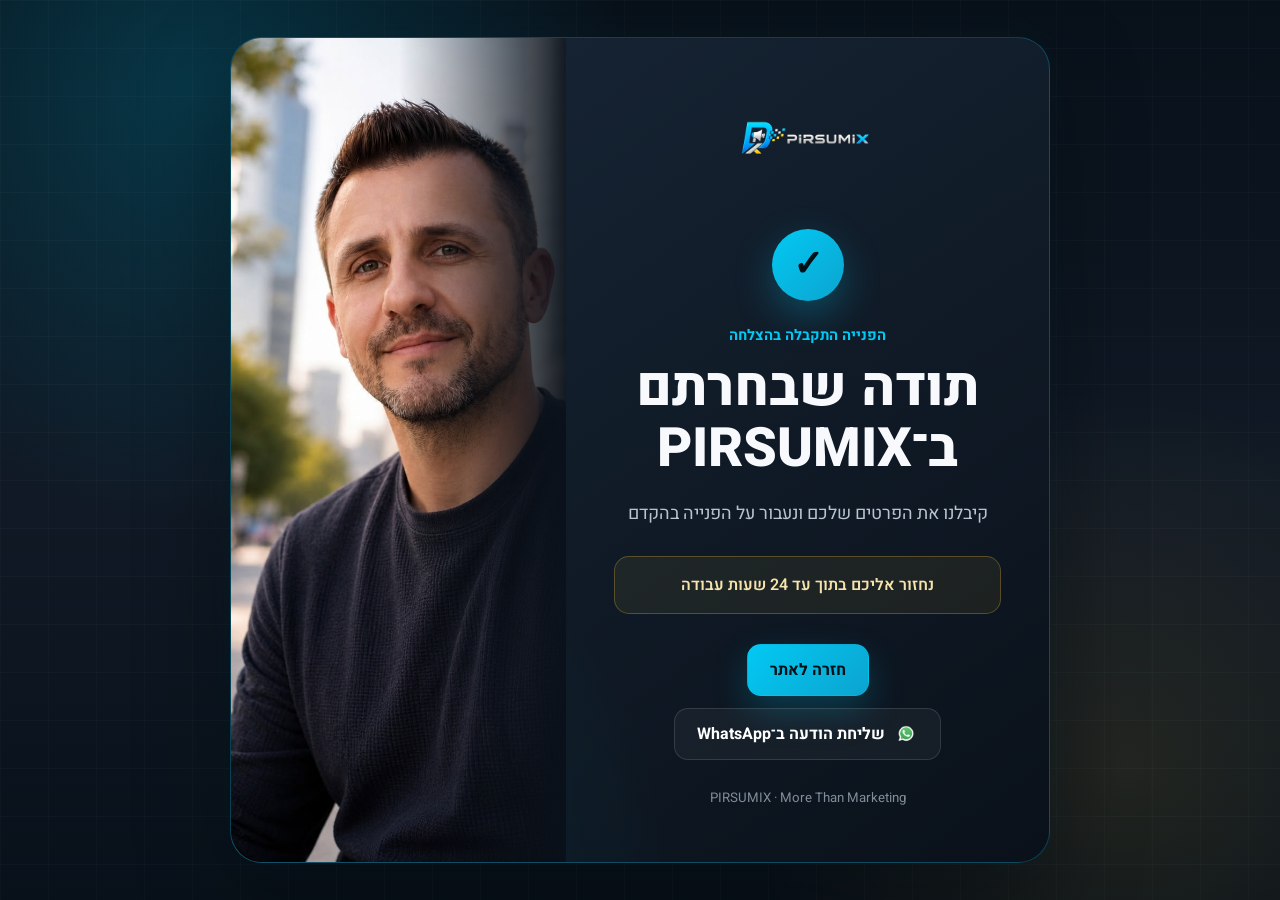
<file: thankyou.html>
<!DOCTYPE html>
<html lang="he" dir="rtl">

<head>
<meta charset="UTF-8">
<meta name="viewport" content="width=device-width, initial-scale=1.0">

<title>תודה שבחרתם בנו | PIRSUMIX</title>

<meta name="theme-color" content="#09101a">

<link rel="icon" type="image/png" href="LOGO ORIGINAL (1).png">

<link href="https://fonts.googleapis.com/css2?family=Heebo:wght@400;500;600;700;800&display=swap" rel="stylesheet">

<style>

:root{
    --background:#09101a;
    --panel:#111d2b;
    --panel-light:#18283a;
    --text:#f7f9fc;
    --muted:#b9c4d2;
    --cyan:#02c9f3;
    --cyan-dark:#0ca4cf;
    --gold:#f2bf3b;
    --line:rgba(255,255,255,.12);
}

*{
    box-sizing:border-box;
}

html{
    min-height:100%;
}

body{
    min-height:100vh;
    margin:0;
    padding:30px 18px;

    display:flex;
    align-items:center;
    justify-content:center;

    font-family:'Heebo',Arial,sans-serif;
    color:var(--text);
    text-align:center;

    background:
        radial-gradient(
            circle at 15% 10%,
            rgba(2,201,243,.20),
            transparent 32%
        ),
        radial-gradient(
            circle at 88% 85%,
            rgba(242,191,59,.10),
            transparent 28%
        ),
        linear-gradient(
            180deg,
            #08111a,
            #101925 55%,
            #08111a
        );
}

body::before{
    content:"";
    position:fixed;
    inset:0;
    z-index:-1;
    pointer-events:none;

    background-image:
        linear-gradient(
            rgba(255,255,255,.025) 1px,
            transparent 1px
        ),
        linear-gradient(
            90deg,
            rgba(255,255,255,.025) 1px,
            transparent 1px
        );

    background-size:48px 48px;
}

.thank-you-card{
    width:min(100%,820px);
    overflow:hidden;

    border:1px solid rgba(2,201,243,.25);
    border-radius:32px;

    background:
        radial-gradient(
            circle at 10% 100%,
            rgba(2,201,243,.11),
            transparent 32%
        ),
        linear-gradient(
            145deg,
            rgba(24,39,56,.98),
            rgba(10,17,26,.98)
        );

    box-shadow:
        0 30px 90px rgba(0,0,0,.40),
        0 0 50px rgba(2,201,243,.05);
}

.card-content{
    display:grid;
    grid-template-columns:.82fr 1.18fr;
    align-items:center;
    direction:ltr;
}

.photo-area{
    height:100%;
    min-height:520px;
    position:relative;
    overflow:hidden;
}

.photo-area::after{
    content:"";
    position:absolute;
    inset:0;

    background:
        linear-gradient(
            90deg,
            transparent 50%,
            rgba(10,17,26,.95) 100%
        );
}

.photo-area img{
    width:100%;
    height:100%;
    min-height:520px;

    object-fit:cover;
    object-position:center top;
}

.text-area{
    padding:54px 48px;
    direction:rtl;
}

.logo{
    width:min(330px,100%);
    max-height:100px;
    margin:0 auto 30px;

    object-fit:contain;
}

.success-icon{
    width:72px;
    height:72px;
    margin:0 auto 24px;

    display:grid;
    place-items:center;

    border-radius:50%;

    color:#001017;
    background:
        linear-gradient(
            135deg,
            var(--cyan),
            var(--cyan-dark)
        );

    box-shadow:
        0 14px 38px rgba(2,201,243,.28);

    font-size:36px;
    font-weight:800;
}

.eyebrow{
    margin-bottom:12px;

    color:var(--cyan);

    font-size:.92rem;
    font-weight:700;
}

h1{
    margin:0 0 18px;

    font-size:clamp(2.1rem,5vw,3.4rem);
    line-height:1.12;
    font-weight:800;
}

.description{
    margin:0 auto;

    color:var(--muted);

    font-size:1.12rem;
    line-height:1.8;
}

.response-time{
    margin:26px 0 0;
    padding:16px 18px;

    border:1px solid rgba(242,191,59,.28);
    border-radius:15px;

    color:#f7e4ad;
    background:rgba(242,191,59,.07);

    font-weight:600;
}

.actions{
    margin-top:30px;

    display:flex;
    justify-content:center;
    gap:12px;
    flex-wrap:wrap;
}

.button{
    min-height:52px;
    padding:0 22px;

    display:inline-flex;
    align-items:center;
    justify-content:center;
    gap:9px;

    border:1px solid transparent;
    border-radius:14px;

    text-decoration:none;
    font-weight:700;

    transition:
        transform .25s,
        box-shadow .25s,
        border-color .25s;
}

.button:hover{
    transform:translateY(-2px);
}

.button-primary{
    color:#001017;

    background:
        linear-gradient(
            135deg,
            var(--cyan),
            var(--cyan-dark)
        );

    box-shadow:
        0 15px 36px rgba(2,201,243,.22);
}

.button-secondary{
    color:#fff;

    border-color:var(--line);
    background:rgba(255,255,255,.045);
}

.whatsapp-icon{
    width:24px;
    height:24px;

    object-fit:contain;
}

.footer-message{
    margin-top:28px;

    color:#7f8c99;

    font-size:.83rem;
}

@media(max-width:760px){

    body{
        padding:18px 12px;
        align-items:flex-start;
    }

    .thank-you-card{
        margin:10px 0;
        border-radius:24px;
    }

    .card-content{
        grid-template-columns:1fr;
    }

    .photo-area{
        min-height:330px;
        order:2;
    }

    .photo-area img{
        min-height:330px;
        max-height:430px;
    }

    .photo-area::after{
        background:
            linear-gradient(
                180deg,
                rgba(10,17,26,.95) 0%,
                transparent 35%
            );
    }

    .text-area{
        order:1;
        padding:38px 22px 32px;
    }

    .logo{
        width:min(290px,90%);
        margin-bottom:24px;
    }

    .actions{
        display:grid;
        grid-template-columns:1fr;
    }

    .button{
        width:100%;
    }
}

</style>
</head>

<body>

<main class="thank-you-card">

    <div class="card-content">

        <div class="photo-area">
            <img
                src="אלעד שבח_PIRSUMIX.jpg"
                alt="אלעד שבח, מייסד PIRSUMIX"
            >
        </div>

        <div class="text-area">

            <img
                class="logo"
                src="LOGO_PIRSUMIX_LONG_PNG.png"
                alt="PIRSUMIX"
            >

            <div class="success-icon">✓</div>

            <div class="eyebrow">
                הפנייה התקבלה בהצלחה
            </div>

            <h1>
                תודה שבחרתם ב־PIRSUMIX
            </h1>

            <p class="description">
                קיבלנו את הפרטים שלכם ונעבור על הפנייה בהקדם
            </p>

            <div class="response-time">
                נחזור אליכם בתוך עד 24 שעות עבודה
            </div>

            <div class="actions">

                <a
                    class="button button-primary"
                    href="index.html"
                >
                    חזרה לאתר
                </a>

                <a
                    class="button button-secondary"
                    href="https://api.whatsapp.com/send/?phone=972526604747&text=%D7%94%D7%99%D7%99+%D7%90%D7%9C%D7%A2%D7%93%2C+%D7%94%D7%A9%D7%90%D7%A8%D7%AA%D7%99+%D7%A4%D7%A8%D7%98%D7%99%D7%9D+%D7%91%D7%90%D7%AA%D7%A8+PIRSUMIX&type=phone_number&app_absent=0"
                    target="_blank"
                    rel="noopener noreferrer"
                >
                    <img
                        class="whatsapp-icon"
                        src="whatsapp.png"
                        alt=""
                    >
                    שליחת הודעה ב־WhatsApp
                </a>

            </div>

            <div class="footer-message">
                PIRSUMIX · More Than Marketing
            </div>

        </div>

    </div>

</main>

</body>
</html>
</file>
<file: style.css>
:root{
  --bg:#09101a;
  --bg2:#101a27;
  --panel:#152131;
  --panel2:#1a293b;
  --text:#f7f9fc;
  --muted:#b9c4d2;
  --cyan:#02c9f3;
  --cyan2:#0ca4cf;
  --gold:#f2bf3b;
  --line:rgba(255,255,255,.14);
  --radius:26px;
  --max:1180px;
}

*{box-sizing:border-box}
html{scroll-behavior:smooth;scroll-padding-top:116px}
body{
  margin:0;
  min-width:0;
  overflow-x:hidden;
  font-family:'Heebo',Arial,sans-serif;
  color:var(--text);
  line-height:1.65;
  background:
    radial-gradient(circle at 10% 8%,rgba(2,201,243,.20),transparent 30%),
    radial-gradient(circle at 88% 28%,rgba(242,191,59,.11),transparent 27%),
    linear-gradient(180deg,#08111a,#101925 47%,#09111a);
}
body:before{
  content:"";
  position:fixed;
  inset:0;
  z-index:-2;
  pointer-events:none;
  background-image:
    linear-gradient(rgba(255,255,255,.032) 1px,transparent 1px),
    linear-gradient(90deg,rgba(255,255,255,.032) 1px,transparent 1px);
  background-size:48px 48px;
  mask-image:linear-gradient(to bottom,#000,transparent 95%);
}

a{color:inherit;text-decoration:none}
img{display:block;max-width:100%}
button,input,textarea{font-family:inherit}
.container{width:min(var(--max),calc(100% - 34px));margin:auto}
.section{padding:94px 0}
.section-head{max-width:820px;margin-bottom:42px}
.pricing-subhead{margin-top:58px}
.eyebrow{
  display:inline-flex;
  align-items:center;
  gap:8px;
  margin-bottom:12px;
  color:var(--cyan);
  font-size:.91rem;
  font-weight:700;
}
.eyebrow:before{
  content:"";
  width:30px;
  height:2px;
  background:linear-gradient(90deg,var(--cyan),transparent);
}

h1,h2,h3,p{margin-top:0}
h1{
  margin-bottom:22px;
  font-size:clamp(2.45rem,6vw,5.25rem);
  line-height:1.06;
  letter-spacing:0;
  font-weight:700;
}
h2{
  margin-bottom:15px;
  font-size:clamp(1.85rem,4vw,3.15rem);
  line-height:1.18;
  letter-spacing:0;
  font-weight:700;
}
h3{font-size:1.22rem;line-height:1.3}
.muted{color:var(--muted)}
.accent{color:var(--cyan)}
.gold{color:var(--gold)}
.measured-word{display:inline-block;letter-spacing:.01em}

/* Header + active navigation */
.site-header{
  position:sticky;
  top:0;
  z-index:1000;
  background:rgba(7,13,21,.92);
  backdrop-filter:blur(18px);
  border-bottom:1px solid rgba(255,255,255,.09);
  box-shadow:0 8px 24px rgba(0,0,0,.16);
}
.header-row{
  min-height:86px;
  display:flex;
  align-items:center;
  justify-content:space-between;
  gap:24px;
}
.brand{display:flex;align-items:center;min-width:0}
.brand img{
  width:clamp(230px,23vw,330px);
  max-height:76px;
  object-fit:contain;
  object-position:right center;
}
.desktop-nav{
  display:flex;
  align-items:center;
  gap:8px;
  font-size:.94rem;
  font-weight:700;
}
.desktop-nav a,
.mobile-chips a{
  position:relative;
  transition:color .25s,background .25s,transform .25s;
}
.desktop-nav a{
  padding:10px 13px;
  border-radius:11px;
}
.desktop-nav a:hover{color:var(--cyan)}
.desktop-nav a.active{
  color:var(--cyan);
  background:transparent;
  box-shadow:none;
}
.header-cta{
  color:#001017!important;
  background:linear-gradient(135deg,var(--cyan),var(--cyan2));
}
.header-cta.active{
  color:#001017!important;
  background:linear-gradient(135deg,var(--cyan),var(--cyan2));
  box-shadow:0 9px 24px rgba(2,201,243,.28);
}

.mobile-chips{
  display:none;
  overflow-x:auto;
  gap:8px;
  padding:9px 16px 12px;
  border-top:1px solid rgba(255,255,255,.06);
  scrollbar-width:none;
}
.mobile-chips::-webkit-scrollbar{display:none}
.mobile-chips a{
  flex:0 0 auto;
  white-space:nowrap;
  padding:8px 13px;
  border:1px solid var(--line);
  border-radius:999px;
  background:rgba(255,255,255,.045);
  font-size:.83rem;
  font-weight:700;
}
.mobile-chips a.active{
  color:#001017;
  background:var(--cyan);
  border-color:var(--cyan);
}

/* Hero */
.hero{
  min-height:720px;
  padding:88px 0 72px;
  display:grid;
  align-items:center;
}
.hero .container{width:min(1480px,calc(100% - 48px))}
.hero-grid{
  display:grid;
  grid-template-columns:minmax(0,1fr) minmax(0,1fr);
  grid-template-areas:"visual copy";
  gap:56px;
  align-items:center;
  direction:ltr;
}
.hero-copy{grid-area:copy;direction:rtl}
.hero-visual{grid-area:visual;direction:rtl}
.hero-copy p{
  max-width:700px;
  color:#ccd5df;
  font-size:clamp(1.05rem,2vw,1.22rem);
}
.hero-actions{display:flex;gap:12px;flex-wrap:wrap;margin:30px 0}
.btn{
  min-height:52px;
  padding:0 22px;
  display:inline-flex;
  align-items:center;
  justify-content:center;
  border:1px solid transparent;
  border-radius:14px;
  cursor:pointer;
  font-weight:700;
  transition:.25s;
}
.btn:hover{transform:translateY(-2px)}
.btn-primary{
  color:#001017;
  background:linear-gradient(135deg,var(--cyan),var(--cyan2));
  box-shadow:0 17px 42px rgba(2,201,243,.22);
}
.btn-secondary{
  gap:8px;
  background:rgba(255,255,255,.055);
  border-color:rgba(255,255,255,.18);
}
.wa-icon{width:23px;height:23px;object-fit:contain;flex:0 0 auto}

.hero-visual{
  min-height:520px;
  padding:24px;
  position:relative;
  overflow:hidden;
  border:1px solid rgba(2,201,243,.25);
  border-radius:32px;
  background:linear-gradient(145deg,rgba(25,39,56,.98),rgba(10,17,26,.98));
  box-shadow:0 25px 85px rgba(0,0,0,.35);
}
.hero-visual:before{
  content:"";
  position:absolute;
  top:-100px;
  left:-90px;
  width:300px;
  height:300px;
  border-radius:50%;
  background:radial-gradient(circle,rgba(2,201,243,.35),transparent 68%);
}
.dashboard{position:relative;z-index:1;height:100%;display:flex;flex-direction:column;gap:16px}
.dash-top{display:flex;justify-content:space-between;align-items:center}
.live{display:flex;align-items:center;gap:7px;color:#c5f5ff;font-size:.85rem}
.live:before{content:"";width:8px;height:8px;border-radius:50%;background:#20e48d;box-shadow:0 0 14px #20e48d}
.metric-grid{display:grid;grid-template-columns:1fr 1fr;gap:12px}
.metric{
  padding:17px;
  border:1px solid var(--line);
  border-radius:17px;
  background:rgba(255,255,255,.055);
}
.metric strong{display:block;font-size:1.5rem}
.metric span{color:var(--muted);font-size:.82rem}
.chart{
  min-height:215px;
  padding:16px;
  border:1px solid var(--line);
  border-radius:20px;
  background:rgba(0,0,0,.22);
}
.chart svg{width:100%;height:100%}
.platform-row{display:flex;flex-wrap:wrap;gap:8px}
.platform-row span{
  padding:8px 10px;
  border:1px solid rgba(2,201,243,.22);
  border-radius:10px;
  background:rgba(2,201,243,.1);
  font-size:.77rem;
}

/* About */
.about-grid,
.founder-grid{
  display:grid;
  grid-template-columns:.9fr 1.1fr;
  grid-template-areas:"media copy";
  gap:42px;
  align-items:center;
  direction:ltr;
}
.about-media{grid-area:media}
.about-copy{grid-area:copy;direction:rtl}
.about-media,
.founder-photo{
  padding:15px;
  overflow:hidden;
  border:1px solid rgba(2,201,243,.25);
  border-radius:30px;
  background:linear-gradient(145deg,rgba(25,39,56,.97),rgba(10,17,26,.98));
  box-shadow:0 22px 70px rgba(0,0,0,.28);
}
.about-media img{
  width:100%;
  aspect-ratio:1/1;
  border-radius:20px;
  object-fit:cover;
}
.about-stats{display:grid;grid-template-columns:repeat(3,1fr);gap:12px;margin-top:24px}
.stat{
  padding:16px;
  border:1px solid var(--line);
  border-radius:17px;
  background:rgba(255,255,255,.045);
}
.stat strong{display:block;color:var(--gold);font-size:1.55rem}
.stat span{color:var(--muted);font-size:.82rem}

.founder-grid{
  margin-top:72px;
  grid-template-columns:.72fr 1.28fr;
  grid-template-areas:"photo copy";
}
.founder-photo{grid-area:photo}
.founder-copy{grid-area:copy;direction:rtl}
.founder-photo img{
  width:100%;
  aspect-ratio:4/5;
  border-radius:20px;
  object-fit:cover;
  object-position:center top;
}

.value-panel{
  margin-top:72px;
  padding:38px;
  border:1px solid rgba(2,201,243,.25);
  border-radius:30px;
  background:
    radial-gradient(circle at 12% 100%,rgba(2,201,243,.13),transparent 32%),
    linear-gradient(145deg,rgba(24,37,53,.96),rgba(11,18,28,.97));
}
.value-grid{display:grid;grid-template-columns:repeat(3,1fr);gap:18px}
.value-grid p{
  margin:0;
  padding:20px;
  color:#d7e0e9;
  border:1px solid var(--line);
  border-radius:18px;
  background:rgba(255,255,255,.04);
}

/* Cards */
.cards{display:grid;grid-template-columns:repeat(3,minmax(0,1fr));gap:18px}
.card{
  min-width:0;
  min-height:250px;
  padding:28px;
  position:relative;
  overflow:hidden;
  border:1px solid var(--line);
  border-radius:var(--radius);
  background:linear-gradient(145deg,rgba(24,37,53,.97),rgba(11,18,28,.98));
  transition:.25s;
}
.card:hover{transform:translateY(-5px);border-color:rgba(2,201,243,.36)}
.card:after{
  content:"";
  position:absolute;
  bottom:-75px;
  left:-45px;
  width:120px;
  height:120px;
  border-radius:50%;
  background:radial-gradient(circle,rgba(2,201,243,.18),transparent 70%);
}
.card h3{margin-bottom:12px}
.card p{color:var(--muted);margin-bottom:13px}
.card strong{color:var(--text)}
.card-note{margin-top:14px!important;font-size:.92rem}
.icon{
  width:64px;
  height:64px;
  margin-bottom:20px;
  display:grid;
  place-items:center;
  color:var(--cyan);
  border:1px solid rgba(2,201,243,.28);
  border-radius:20px;
  background:linear-gradient(145deg,rgba(2,201,243,.2),rgba(242,191,59,.1));
}
.icon svg{
  width:31px;
  height:31px;
  fill:none;
  stroke:currentColor;
  stroke-width:2.1;
  stroke-linecap:round;
  stroke-linejoin:round;
}
.mini-list{display:grid;gap:6px;color:#e0e6ed;font-size:.89rem}
.mini-list span{display:block;position:relative;padding-right:20px}
.mini-list span:before{
  content:"✓";
  position:absolute;
  right:0;
  color:var(--cyan);
  font-weight:900;
}
.sub-label{margin:16px 0 8px!important;color:var(--text)!important;font-weight:800}
.price-lines{display:grid;gap:10px;margin:14px 0 18px}
.price-lines p{
  margin:0;
  padding:12px 14px;
  display:flex;
  justify-content:space-between;
  gap:12px;
  border:1px solid var(--line);
  border-radius:13px;
  background:rgba(255,255,255,.04);
}
.price-lines span{color:var(--muted)}
.price-lines strong{color:var(--gold)}

/* Video pricing */
.video-pricing-card{
  width:100%;
  min-width:0;
  padding:32px;
  overflow:hidden;
  border:1px solid rgba(2,201,243,.27);
  border-radius:28px;
  background:
    radial-gradient(circle at 8% 100%,rgba(2,201,243,.11),transparent 28%),
    linear-gradient(145deg,rgba(24,37,53,.98),rgba(10,17,26,.98));
}
.video-pricing-head{
  margin-bottom:26px;
  display:block;
  text-align:right;
}
.video-pricing-head h3{margin:0 0 7px;font-size:clamp(1.45rem,2.4vw,2rem)}
.video-pricing-head p{margin:0;color:var(--muted)}
.pricing-badge{
  width:max-content;
  max-width:100%;
  min-height:38px;
  margin-top:14px;
  padding:7px 13px;
  display:inline-flex;
  align-items:center;
  justify-content:center;
  color:#101000;
  border-radius:999px;
  background:var(--gold);
  font-weight:800;
  font-size:.78rem;
  line-height:1.3;
  text-align:center;
}
.video-pricing-grid{
  width:100%;
  min-width:0;
  overflow:hidden;
  direction:rtl;
  border:1px solid var(--line);
  border-radius:20px;
  background:rgba(2,6,10,.3);
}
.video-price-row{
  width:100%;
  min-width:0;
  display:grid;
  grid-template-columns:minmax(130px,.72fr) minmax(130px,.72fr) minmax(250px,1.56fr);
  direction:rtl;
}
.video-price-row > div{
  min-width:0;
  padding:19px 18px;
  display:flex;
  align-items:center;
  justify-content:center;
  text-align:center;
  border-left:1px solid var(--line);
  border-bottom:1px solid var(--line);
  overflow-wrap:anywhere;
}
.video-price-row > div:last-child{border-left:0}
.video-price-row:last-child > div{border-bottom:0}
.video-price-header{font-weight:800;background:rgba(255,255,255,.055)}
.video-price-header > div{min-height:84px;line-height:1.45}
.video-price-row:not(.video-price-header):hover{background:rgba(2,201,243,.055)}
.video-price-row strong{color:var(--gold);font-size:1.08rem}
.creative-pricing-cards{margin-top:22px}
/* Pricing colors */

.pricing-cards .card > p strong{
  color:var(--cyan)!important;
}

.creative-pricing-cards .card > p strong{
  color:var(--gold)!important;
}

.video-price-row:not(.video-price-header) > div:nth-child(2) strong{
  color:var(--text)!important;
}

.video-price-row:not(.video-price-header) > div:nth-child(3) strong{
  color:var(--gold)!important;
}
/* Process */
.process{display:grid;grid-template-columns:repeat(3,minmax(0,1fr));gap:16px;counter-reset:step}
.step{
  min-height:190px;
  padding:25px 22px;
  border:1px solid var(--line);
  border-radius:22px;
  background:rgba(255,255,255,.045);
  counter-increment:step;
}
.step:before{
  content:counter(step);
  display:block;
  margin-bottom:20px;
  color:var(--gold);
  font-size:1.22rem;
  font-weight:900;
}
.step p{margin:0;color:var(--muted)}
.process-note{
  margin:24px 0 0;
  padding:18px 20px;
  color:#dbe4ec;
  border:1px solid rgba(242,191,59,.28);
  border-radius:16px;
  background:rgba(242,191,59,.07);
}

/* Testimonials */
.testimonials{display:grid;grid-template-columns:repeat(3,minmax(0,1fr));gap:20px}
.testimonial{
  padding:28px;
  display:flex;
  flex-direction:column;
  border:1px solid var(--line);
  border-radius:28px;
  background:linear-gradient(165deg,rgba(26,40,57,.97),rgba(10,16,25,.98));
}
.client-head{display:flex;gap:14px;align-items:center;margin-bottom:18px}
.client-logo{
  width:76px;
  height:76px;
  border:2px solid rgba(2,201,243,.4);
  border-radius:50%;
  object-fit:cover;
  background:#fff;
  box-shadow:0 0 0 6px rgba(2,201,243,.06);
}
.client-head h3{margin:0 0 4px}
.client-head small{color:var(--muted);line-height:1.4}
.quote{color:#dde4ec;white-space:pre-line;flex:1}
.quote:before{content:"“";display:block;color:var(--gold);font-size:3rem;line-height:.65;margin-bottom:14px}
.source{margin-top:18px;color:var(--cyan);font-weight:800;font-size:.79rem}
.review-link{display:inline-flex;align-items:center;gap:8px;color:var(--cyan);transition:.25s}
.review-link:hover{color:var(--gold);transform:translateY(-2px);text-decoration:underline}

/* Contact */
.contact-wrap{max-width:780px}
.contact-heading{text-align:center;margin:0 auto 30px}
.lead-form{
  width:100%;
  padding:32px;
  border:1px solid var(--line);
  border-radius:28px;
  background:linear-gradient(145deg,rgba(24,37,53,.97),rgba(10,17,26,.98));
  box-shadow:0 22px 70px rgba(0,0,0,.25);
}
.form-grid{display:grid;grid-template-columns:1fr 1fr;gap:14px}
.field{display:flex;flex-direction:column;gap:7px}
.field.full{grid-column:1/-1}
label{font-size:.88rem;font-weight:800}
input,textarea{
  width:100%;
  padding:14px 15px;
  outline:none;
  color:white;
  text-align:right;
  direction:rtl;
  border:1px solid rgba(255,255,255,.14);
  border-radius:13px;
  background:#0a111a;
}
input::placeholder,textarea::placeholder{color:#7d8997;text-align:right}
input:focus,textarea:focus{border-color:var(--cyan);box-shadow:0 0 0 3px rgba(2,201,243,.1)}
textarea{min-height:126px;resize:vertical}
.submit-btn{width:100%;margin-top:16px}
.form-note{margin:12px 0 0;color:var(--muted);font-size:.78rem;text-align:center}
.honey{
  position:absolute!important;
  width:1px!important;
  height:1px!important;
  padding:0!important;
  margin:-1px!important;
  overflow:hidden!important;
  clip:rect(0,0,0,0)!important;
  white-space:nowrap!important;
  border:0!important;
}

/* Footer */
footer{
  padding:42px 0 96px;
  text-align:center;
  color:var(--muted);
  border-top:1px solid var(--line);
  background:rgba(5,10,16,.3);
}
.footer-trust{
  margin-bottom:22px;
  color:var(--cyan);
  font-size:1.05rem;
  font-weight:800;
}
.footer-logo{width:260px;height:90px;object-fit:contain;margin:0 auto 8px}
.footer-tagline{color:var(--text);font-weight:700;letter-spacing:.04em}
.footer-copy{margin-top:7px}

/* Floating buttons - same dimensions on desktop and mobile */
.floating{
  position:fixed;
  z-index:900;
  bottom:18px;
  width:58px;
  height:58px;
  padding:0;
  display:grid;
  place-items:center;
  overflow:visible;
  border:0;
  border-radius:50%;
  box-shadow:0 15px 38px rgba(0,0,0,.34);
}
.whatsapp{left:18px;background:transparent;box-shadow:none}
.floating-wa-icon{width:58px;height:58px;max-width:none;object-fit:contain}
.phone{
  right:18px;
  color:#001017;
  background:linear-gradient(135deg,var(--cyan),var(--cyan2));
}
.phone svg{width:25px;height:25px;fill:currentColor}
.to-top{
  left:86px;
  color:#161000;
  background:var(--gold);
  cursor:pointer;
  font-size:1.3rem;
  opacity:0;
  pointer-events:none;
  transform:translateY(10px);
  transition:.25s;
}
.to-top.show{opacity:1;pointer-events:auto;transform:none}

/* Rotating mascot - left, larger and more visible */
.scroll-mascot{
  position:fixed;
  z-index:30;
  left:-34px;
  right:auto;
  top:36%;
  width:150px;
  height:150px;
  overflow:hidden;
  pointer-events:none;
  border:1px solid rgba(2,201,243,.34);
  border-radius:50%;
  opacity:.38;
  filter:drop-shadow(0 0 26px rgba(2,201,243,.42));
  transform-origin:center;
  will-change:transform;
  transition:opacity .2s linear;
  background:none!important;
}

.scroll-mascot::before,
.scroll-mascot::after{
  content:none!important;
  display:none!important;
}

.scroll-mascot img{
  width:100%;
  height:100%;
  object-fit:contain;
  background:none!important;
}

/* Tablet */
@media(max-width:980px){
  .desktop-nav{display:none}
  .mobile-chips{display:flex}
  .hero .container{width:min(100% - 28px,1180px)}
  .hero-grid{grid-template-columns:1fr 1fr;gap:28px}
  .about-grid,.founder-grid{gap:28px}
  .cards,.process,.testimonials,.value-grid{grid-template-columns:repeat(2,minmax(0,1fr))}
  .video-pricing-card{padding:25px}
  .video-price-row{grid-template-columns:minmax(110px,.72fr) minmax(110px,.72fr) minmax(205px,1.56fr)}
  .video-price-row > div{padding:16px 12px}
}

/* Mobile */
@media(max-width:650px){
  html{scroll-padding-top:132px}
  .container{width:min(100% - 24px,var(--max))}
  .section{padding:70px 0}
  .header-row{min-height:76px}
  .brand img{width:min(270px,64vw);max-height:60px}
  .hero{min-height:auto;padding:46px 0 60px}
  .hero .container{width:min(100% - 24px,var(--max))}
  .hero-grid{grid-template-columns:1fr;grid-template-areas:"copy" "visual";gap:30px}
  .hero-actions .btn{width:100%}
  .hero-visual{min-height:440px;padding:18px}
  .about-grid,.founder-grid{grid-template-columns:1fr;grid-template-areas:"copy" "media"}
  .founder-grid{grid-template-areas:"copy" "photo"}
  .founder-grid,.value-panel{margin-top:50px}
  .about-media img{aspect-ratio:4/3}
  .founder-photo img{aspect-ratio:4/5}
  .about-stats,.cards,.process,.testimonials,.value-grid,.form-grid{grid-template-columns:1fr}
  .field.full{grid-column:auto}
  .card{min-height:auto}
  .value-panel,.lead-form{padding:22px}
  .desktop-two-lines br{display:none}

  .video-pricing-card{padding:18px;border-radius:22px}
  .video-pricing-head{display:grid;grid-template-columns:1fr;gap:14px;margin-bottom:20px}
  .pricing-badge{width:max-content;max-width:100%;border-radius:999px;white-space:normal}
 .video-pricing-grid{
  display:grid;
  gap:14px;
  border:0;
  background:transparent;
  overflow:visible;
}

.video-price-header{
  display:none;
}

.video-price-row{
  display:grid;
  grid-template-columns:1fr;
  gap:0;
  overflow:hidden;
  border:1px solid rgba(255,255,255,.16);
  border-radius:16px;
  background:rgba(255,255,255,.045);
}

.video-price-row.video-price-header{
  display:none!important;
}

/* שורת אורך הסרטון */
.video-price-row > div:first-child{
  display:block;
  padding:13px 14px;
  color:var(--text);
  text-align:center;
  font-size:1rem;
  font-weight:800;
  background:rgba(2,201,243,.10);
  border-bottom:1px solid rgba(255,255,255,.16);
}

.video-price-row > div:first-child::before{
  display:none;
}

/* שורות המחירים */
.video-price-row > div:nth-child(2),
.video-price-row > div:nth-child(3){
  display:grid;
  grid-template-columns:minmax(0,1.25fr) minmax(85px,.75fr);
  align-items:center;
  gap:12px;
  padding:13px 14px;
  text-align:right;
  border-left:0;
  border-bottom:1px solid rgba(255,255,255,.12);
}

.video-price-row > div:nth-child(3){
  border-bottom:0;
}

.video-price-row > div::before{
  color:var(--muted);
  font-size:.82rem;
  font-weight:700;
  line-height:1.25;
}

/* צילום בלבד */
.video-price-row > div:nth-child(2)::before{
  content:"צילום בלבד";
}

/* הפקה מלאה בשתי שורות */
.video-price-row > div:nth-child(3)::before{
  content:"הפקה מלאה\A(כולל תסריט שיווקי)";
  white-space:pre-line;
}

.video-price-row strong{
  text-align:left;
  font-size:1rem;
}

/* צילום בלבד בלבן */
.video-price-row > div:nth-child(2) strong{
  color:var(--text)!important;
}

/* הפקה מלאה בצהוב */
.video-price-row > div:nth-child(3) strong{
  color:var(--gold)!important;
}

  .scroll-mascot{left:-34px;width:105px;height:105px;opacity:.24}
  .floating,.floating-wa-icon{width:56px;height:56px}
  .whatsapp{left:12px}
  .phone{right:12px}
  .to-top{left:76px}
}

@media(max-width:390px){
  .video-price-row > div{grid-template-columns:1fr;gap:4px}
  .video-price-row strong{text-align:right}
}
/* =========================================================
   RESPONSIVE HEADER + MOBILE STABILITY — FINAL
   ========================================================= */

:root{
  --header-space:104px;
}

html,
body{
  width:100%;
  max-width:100%;
  overflow-x:clip!important;
}

body,
main,
header,
footer,
section,
.container,
.hero-grid,
.about-grid,
.founder-grid,
.cards,
.process,
.testimonials,
.form-grid,
.video-pricing-card,
.video-pricing-grid{
  min-width:0;
  max-width:100%;
}

img,
svg,
video,
iframe{
  max-width:100%;
}

.site-header{
  position:fixed!important;
  top:0!important;
  right:0!important;
  left:0!important;
  width:100%!important;
  max-width:100%!important;
  z-index:99999!important;
  transform:none!important;
  background:rgba(7,13,21,.97)!important;
  backdrop-filter:blur(18px);
  border-bottom:1px solid rgba(255,255,255,.09);
  box-shadow:0 8px 24px rgba(0,0,0,.16);
}

main{
  padding-top:var(--header-space)!important;
}

section[id],
main[id]{
  scroll-margin-top:110px;
}

.desktop-nav a.active:not(.header-cta){
  color:var(--cyan)!important;
  background:transparent!important;
  box-shadow:none!important;
}

.desktop-nav .header-cta,
.desktop-nav .header-cta.active{
  color:#001017!important;
  background:linear-gradient(135deg,var(--cyan),var(--cyan2))!important;
  box-shadow:0 9px 24px rgba(2,201,243,.22)!important;
}

@media(min-width:981px){
  .site-header .container{
    width:min(1480px,calc(100% - 40px));
    max-width:none;
  }

  .header-row{
    min-height:104px;
    display:flex;
    align-items:center;
    justify-content:flex-start;
    gap:24px;
    direction:rtl;
    flex-wrap:nowrap;
  }

  .brand{
    flex:0 0 390px;
    width:390px;
    min-width:390px;
    max-width:390px;
    margin:0;
  }

  .brand img{
    width:390px;
    height:88px;
    max-width:390px;
    max-height:88px;
    object-fit:contain;
    object-position:right center;
  }

  .brand-tagline{
    display:none;
  }

  .desktop-nav{
    flex:0 1 auto;
    min-width:0;
    margin:0;
    display:flex;
    align-items:center;
    justify-content:flex-start;
    gap:3px;
    white-space:nowrap;
    flex-wrap:nowrap;
    font-size:.88rem;
  }

  .desktop-nav a{
    flex:0 0 auto;
    white-space:nowrap;
    word-break:normal;
    overflow-wrap:normal;
    line-height:1.1;
    padding:10px 9px;
  }

  .desktop-nav .header-cta{
    padding:12px 17px;
  }

  .mobile-chips{
    display:none!important;
  }

  .scroll-mascot{
    display:block!important;
  }
}

@media(min-width:981px) and (max-width:1260px){
  .site-header .container{
    width:calc(100% - 24px);
  }

  .header-row{
    gap:16px;
  }

  .brand{
    flex-basis:320px;
    width:320px;
    min-width:320px;
    max-width:320px;
  }

  .brand img{
    width:320px;
    max-width:320px;
    height:80px;
    max-height:80px;
  }

  .desktop-nav{
    gap:1px;
    font-size:.82rem;
  }

  .desktop-nav a{
    padding:9px 7px;
  }

  .desktop-nav .header-cta{
    padding:11px 13px;
  }
}

@media(max-width:980px){

  :root{
    --header-space:174px;
  }

  .hero{
    padding-top:28px!important;
  }

  html{
    scroll-padding-top:86px;
    overscroll-behavior-x:none;
    touch-action:pan-y;
  }

  body{
    overscroll-behavior-x:none;
    touch-action:pan-y;
  }

  section[id],
  main[id]{
    scroll-margin-top:86px;
  }

  .site-header{
    overflow:hidden!important;
  }

  .site-header .container{
    width:100%!important;
    max-width:100%!important;
    margin:0!important;
  }

  .header-row{
    width:100%!important;
    max-height:104px!important;
    min-height:0!important;
    padding:4px 0 2px!important;
    justify-content:center!important;
    overflow:hidden!important;
    opacity:1;
    transition:
      max-height .25s ease,
      padding .25s ease,
      opacity .2s ease;
  }

  body.mobile-header-collapsed .header-row{
    max-height:0!important;
    min-height:0!important;
    margin:0!important;
    padding:0!important;
    opacity:0!important;
    pointer-events:none!important;
  }

  .brand{
    width:100%!important;
    display:flex!important;
    flex-direction:column!important;
    align-items:center!important;
    justify-content:center!important;
    gap:0!important;
    text-align:center!important;
  }

  .brand img{
    width:min(390px,94vw)!important;
    height:auto!important;
    max-height:88px!important;
    margin:0 auto!important;
    object-position:center!important;
  }

  .brand-tagline{
    display:block!important;
    margin-top:-22px!important;
    margin-bottom:12px!important;
    color:var(--muted)!important;
    font-size:.72rem!important;
    font-weight:600!important;
    line-height:1!important;
    letter-spacing:.045em!important;
  }

  .desktop-nav{
    display:none!important;
  }

  .mobile-chips{
    position:relative!important;
    top:auto!important;
    z-index:100000!important;
    width:100%!important;
    max-width:100%!important;
    margin:0!important;
    padding:6px 8px 8px!important;
    display:grid!important;
    grid-template-columns:repeat(4,minmax(0,1fr))!important;
    gap:5px!important;
    direction:rtl!important;
    overflow:visible!important;
    background:rgba(7,13,21,.98)!important;
    border-top:1px solid rgba(255,255,255,.06)!important;
    border-bottom:1px solid rgba(255,255,255,.09)!important;
    pointer-events:auto!important;
  }

  .mobile-chips a{
    min-width:0!important;
    min-height:34px!important;
    padding:6px 3px!important;
    display:flex!important;
    align-items:center!important;
    justify-content:center!important;
    white-space:normal!important;
    text-align:center!important;
    line-height:1.08!important;
    font-size:.71rem!important;
    color:var(--text)!important;
    background:rgba(255,255,255,.035)!important;
    border:1px solid var(--line)!important;
    border-radius:9px!important;
    pointer-events:auto!important;
    touch-action:manipulation!important;
  }

  .mobile-chips a.active:not([href="#contact"]){
    color:var(--cyan)!important;
    border-color:var(--cyan)!important;
    background:rgba(2,201,243,.06)!important;
    box-shadow:0 0 0 1px rgba(2,201,243,.10)!important;
  }

  .mobile-chips a[href="#contact"],
  .mobile-chips a[href="#contact"].active{
    color:#001017!important;
    background:linear-gradient(135deg,var(--cyan),var(--cyan2))!important;
    border-color:transparent!important;
  }

  .scroll-mascot{
    display:none!important;
  }

  input,
  textarea,
  select,
  button{
    font-size:16px!important;
  }

  input,
  textarea,
  select,
  .lead-form,
  .contact-wrap,
  .form-grid,
  .field{
    width:100%!important;
    max-width:100%!important;
    min-width:0!important;
  }

  .form-grid{
    grid-template-columns:1fr!important;
  }

  .field.full{
    grid-column:auto!important;
  }
}

@media(max-width:650px){
  
  body,
  main,
  section,
  header,
  footer{
    width:100%!important;
    max-width:100%!important;
    min-width:0!important;
    overflow-x:clip!important;
  }

  .container,
  .hero .container{
    width:calc(100% - 20px)!important;
    max-width:calc(100% - 20px)!important;
  }

  .hero-grid,
  .about-grid,
  .founder-grid,
  .cards,
  .process,
  .testimonials,
  .value-grid,
  .form-grid{
    width:100%!important;
    max-width:100%!important;
  }

  .hero-grid{
    grid-template-columns:minmax(0,1fr)!important;
  }

  .hero-copy,
  .hero-visual{
    min-width:0!important;
    max-width:100%!important;
  }

  .floating{
    bottom:18px!important;
    width:44px!important;
    height:44px!important;
    min-width:44px!important;
    min-height:44px!important;
    padding:0!important;
    display:flex!important;
    align-items:center!important;
    justify-content:center!important;
    border-radius:50%!important;
  }

  .whatsapp{
    left:14px!important;
  }

  .floating-wa-icon{
    width:44px!important;
    height:44px!important;
    min-width:44px!important;
    min-height:44px!important;
    object-fit:contain!important;
  }

  .to-top{
  left:50%!important;
  right:auto!important;
  transform:translateX(-50%)!important;
  bottom:18px!important;

  width:44px!important;
  height:44px!important;
  min-width:44px!important;
  min-height:44px!important;
  max-width:44px!important;
  max-height:44px!important;

  font-size:17px!important;
  line-height:1!important;
}
  }

  .phone{
    right:14px!important;
    width:44px!important;
    height:44px!important;
    min-width:44px!important;
    min-height:44px!important;
  }

  .phone svg{
    width:18px!important;
    height:18px!important;
  }
}

@media(max-width:390px){
  .brand img{
    width:min(350px,92vw)!important;
    max-height:80px!important;
  }

  .brand-tagline{
    margin-top:-20px!important;
    margin-bottom:10px!important;
    font-size:.68rem!important;
  }

  .mobile-chips{
    gap:4px!important;
    padding:5px 6px 7px!important;
  }

  .mobile-chips a{
    min-height:33px!important;
    font-size:.67rem!important;
  }
}

/* =========================================================
   FINAL HEADER COLLAPSE + DESKTOP MASCOT OVERRIDES
   ========================================================= */

/* Desktop: keep the header fixed and allow the mascot to rotate */
@media(min-width:981px){
  .site-header{
    position:fixed!important;
    top:0!important;
    right:0!important;
    left:0!important;
  }

  .scroll-mascot{
    display:block!important;
    transform-origin:center center!important;
    will-change:transform,opacity!important;
  }
}

/* Mobile/tablet: logo and slogan collapse; only menu remains fixed */
@media(max-width:980px){
  .site-header{
    position:fixed!important;
    top:0!important;
    right:0!important;
    left:0!important;
    width:100%!important;
    overflow:hidden!important;
  }

  .header-row{
    max-height:104px!important;
    min-height:0!important;
    overflow:hidden!important;
    opacity:1!important;
    transition:max-height .25s ease,padding .25s ease,opacity .2s ease!important;
  }

  body.mobile-header-collapsed .header-row{
    max-height:0!important;
    min-height:0!important;
    margin:0!important;
    padding-top:0!important;
    padding-bottom:0!important;
    opacity:0!important;
    pointer-events:none!important;
  }

  .mobile-chips{
    display:grid!important;
    position:relative!important;
    top:auto!important;
    width:100%!important;
    max-width:100%!important;
    margin:0!important;
  }
  .scroll-mascot{
    display:none!important;
  }
/* חץ צהוב באמצע המסך במובייל בלבד */
@media(max-width:650px){
  .to-top{
    left:50%!important;
    right:auto!important;
    transform:translateX(-50%)!important;
    bottom:18px!important;

    width:44px!important;
    height:44px!important;
    min-width:44px!important;
    min-height:44px!important;
    max-width:44px!important;
    max-height:44px!important;
  }

  .to-top.show{
    transform:translateX(-50%)!important;
  }
/* רווח מתחת לתפריט באזור הראשי — מובייל בלבד */
/* רווח רק לתוכן של ההירו */
@media(max-width:650px){
  .hero-copy{
    padding-top:32px!important;
  }
}
}
</file>
